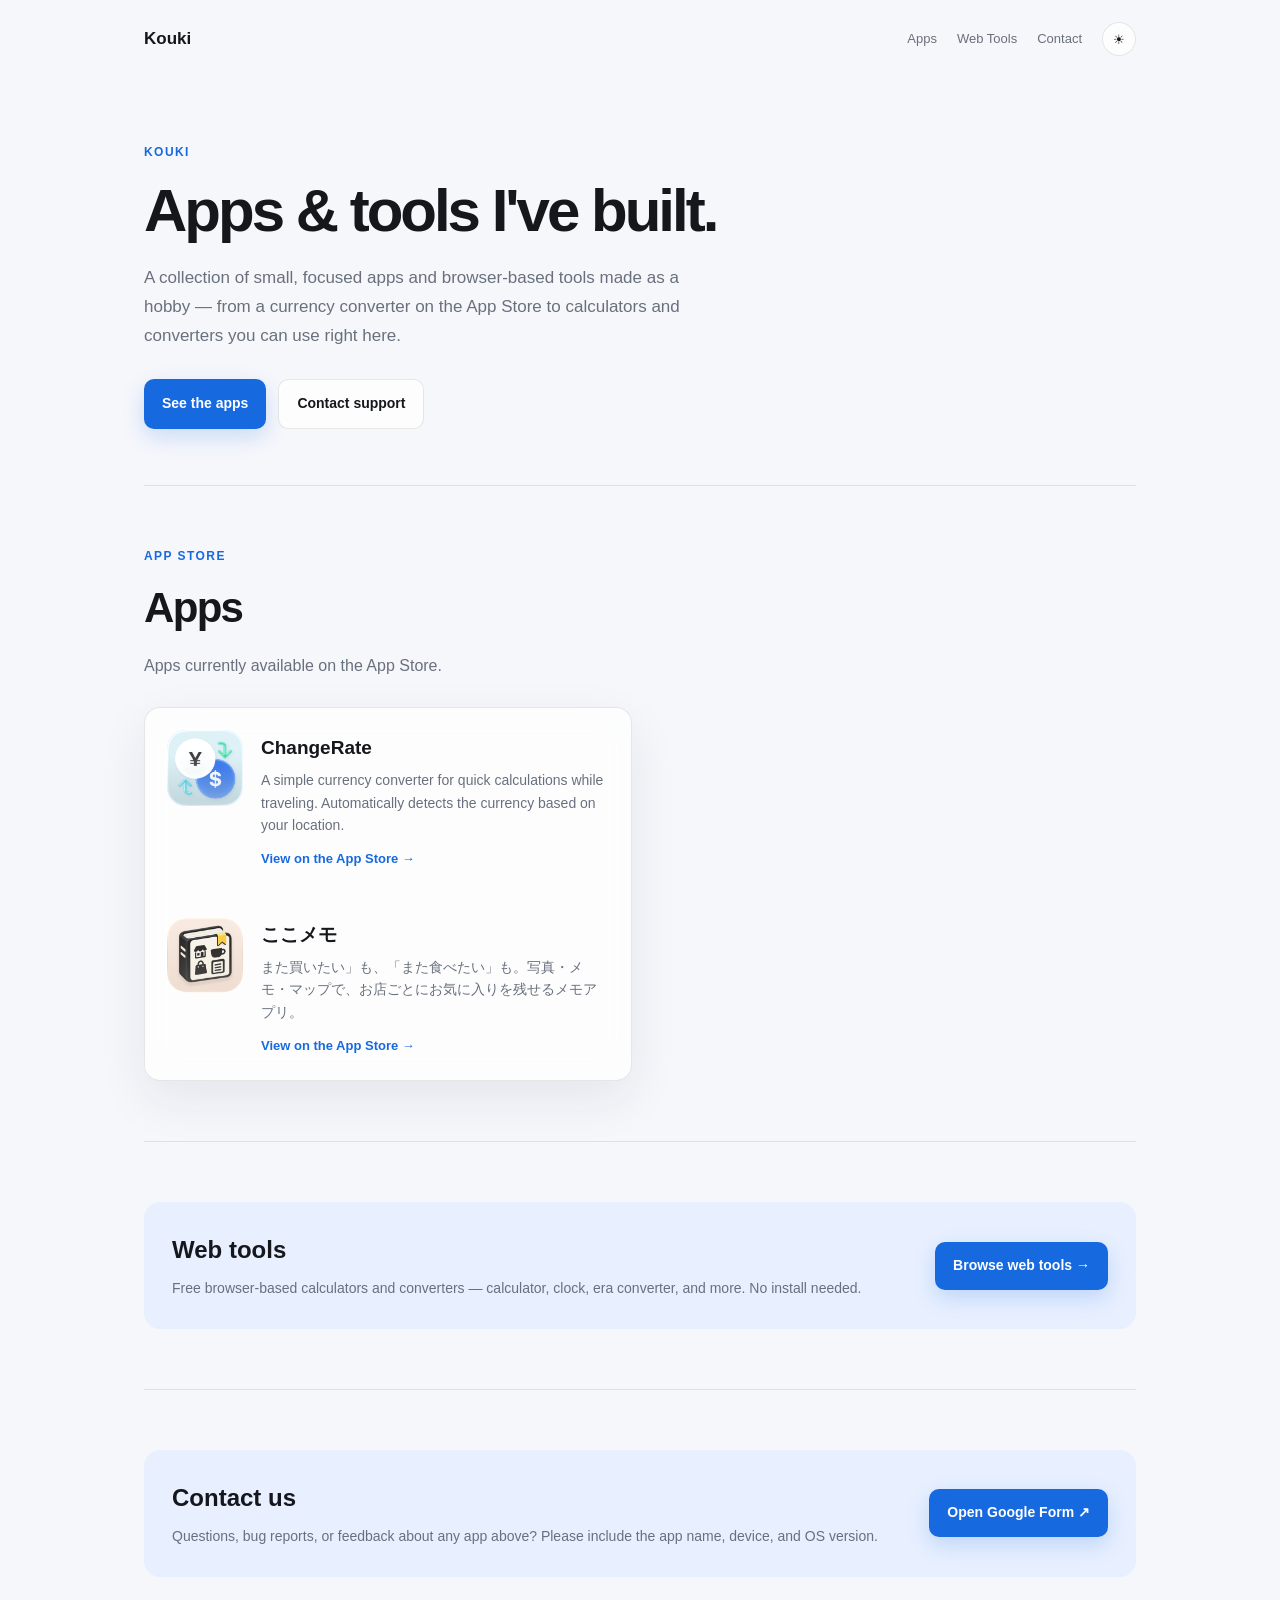
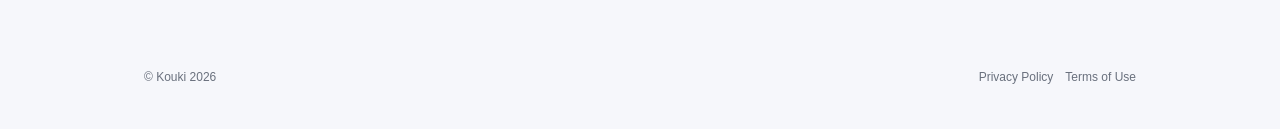
<file: index.html>
<!DOCTYPE html>
<html lang="en" data-theme="light">
<head>
  <meta charset="UTF-8" />
  <meta name="viewport" content="width=device-width, initial-scale=1.0" />
  <meta name="description" content="Apps and web tools made by Kouki." />
  <title>Kouki | Apps</title>
  <link rel="icon" href="icns/fav.svg" />
  <style>
    :root {
      --font: -apple-system, BlinkMacSystemFont, "SF Pro Display", "Hiragino Sans", "Helvetica Neue", sans-serif;
      --bg: #f6f7fb;
      --surface: rgba(255, 255, 255, .78);
      --surface-strong: #fff;
      --text: #15171c;
      --muted: #69707d;
      --line: rgba(21, 23, 28, .1);
      --accent: #1769e0;
      --accent-soft: #e8f0ff;
      --shadow: 0 18px 50px rgba(23, 38, 68, .08);
    }

    [data-theme="dark"] {
      --bg: #101216;
      --surface: rgba(29, 32, 39, .82);
      --surface-strong: #1d2027;
      --text: #f5f7fb;
      --muted: #a8afbc;
      --line: rgba(255, 255, 255, .12);
      --accent: #70a7ff;
      --accent-soft: rgba(112, 167, 255, .14);
      --shadow: 0 18px 50px rgba(0, 0, 0, .22);
    }

    *, *::before, *::after { box-sizing: border-box; }
    html { scroll-behavior: smooth; }
    body {
      margin: 0;
      background: var(--bg);
      color: var(--text);
      font-family: var(--font);
      line-height: 1.7;
      transition: background .3s, color .3s;
    }
    a { color: inherit; }
    .page { max-width: 1040px; margin: 0 auto; padding: 0 24px; }
    .topbar { display: flex; align-items: center; justify-content: space-between; padding: 22px 0; }
    .brand { font-size: 17px; font-weight: 700; text-decoration: none; }
    .topbar nav { display: flex; align-items: center; gap: 20px; }
    .topbar nav a { color: var(--muted); font-size: 13px; text-decoration: none; }
    .topbar nav a:hover { color: var(--accent); }
    .theme-button {
      width: 34px; height: 34px; border: 1px solid var(--line); border-radius: 50%;
      background: var(--surface); color: var(--text); cursor: pointer; display: grid; place-items: center;
    }
    [data-theme="light"] .moon, [data-theme="dark"] .sun { display: none; }
    .hero { padding: 64px 0 56px; max-width: 700px; }
    .eyebrow { color: var(--accent); font-size: 12px; font-weight: 700; letter-spacing: .12em; }
    h1 { margin: 16px 0 20px; font-size: clamp(36px, 6vw, 60px); line-height: 1.1; letter-spacing: -.05em; }
    .lead { max-width: 560px; margin: 0; color: var(--muted); font-size: 17px; }
    .hero-actions { display: flex; flex-wrap: wrap; gap: 12px; margin-top: 28px; }
    .button {
      display: inline-flex; align-items: center; gap: 8px; padding: 12px 18px;
      border-radius: 10px; font-size: 14px; font-weight: 700; text-decoration: none;
      transition: transform .2s, background .2s;
    }
    .button:hover { transform: translateY(-2px); }
    .button-primary { background: var(--accent); color: #fff; box-shadow: 0 8px 22px rgba(23, 105, 224, .2); }
    .button-secondary { border: 1px solid var(--line); background: var(--surface); }
    .section { padding: 60px 0; border-top: 1px solid var(--line); }
    .section-heading { margin-bottom: 28px; }
    .section-heading h2 { margin: 6px 0 8px; font-size: clamp(28px, 4vw, 42px); letter-spacing: -.04em; }
    .section-heading p { margin: 0; color: var(--muted); }
    .app-grid { display: grid; grid-template-columns: repeat(2, minmax(0, 1fr)); gap: 16px; }
    .app-card {
      display: grid; grid-template-columns: 76px 1fr; gap: 18px; padding: 22px;
      border: 1px solid var(--line); border-radius: 16px; background: var(--surface);
      box-shadow: var(--shadow); backdrop-filter: blur(18px);
    }
    .app-card.is-link { text-decoration: none; transition: transform .2s; }
    .app-card.is-link:hover { transform: translateY(-3px); }
    .app-card.is-disabled { opacity: .5; }
    .app-icon { width: 76px; height: 76px; border-radius: 18px; object-fit: cover; background: var(--accent-soft); padding: 10px; }
    .app-icon.is-photo { padding: 0; }
    .app-card h3 { margin: 2px 0 5px; font-size: 19px; }
    .app-card p { margin: 0; color: var(--muted); font-size: 14px; line-height: 1.6; }
    .store-link { display: inline-block; margin-top: 12px; color: var(--accent); font-size: 13px; font-weight: 700; text-decoration: none; }
    .contact-panel { display: grid; grid-template-columns: 1fr auto; align-items: center; gap: 28px; padding: 28px; border-radius: 16px; background: var(--accent-soft); }
    .contact-panel h2 { margin: 0 0 6px; font-size: 24px; }
    .contact-panel p { margin: 0; color: var(--muted); font-size: 14px; }
    footer { display: flex; justify-content: space-between; gap: 16px; padding: 30px 0 42px; color: var(--muted); font-size: 12px; }
    footer a { text-decoration: none; }
    @media (max-width: 680px) {
      .page { padding: 0 18px; }
      .topbar nav a { display: none; }
      .hero { padding: 48px 0 40px; }
      .lead { font-size: 16px; }
      .app-grid, .contact-panel { grid-template-columns: 1fr; }
      .contact-panel .button { justify-self: start; }
      footer { flex-direction: column; }
    }
  </style>
</head>
<body>
  <div class="page">
    <header class="topbar">
      <a class="brand" href="index.html">Kouki</a>
      <nav aria-label="Page navigation">
        <a href="#apps">Apps</a>
        <a href="tools.html">Web Tools</a>
        <a href="#contact">Contact</a>
        <button class="theme-button" id="themeButton" type="button" aria-label="Toggle theme">
          <span class="sun" aria-hidden="true">☀</span><span class="moon" aria-hidden="true">☾</span>
        </button>
      </nav>
    </header>

    <main>
      <section class="hero" aria-labelledby="page-title">
        <div class="eyebrow">KOUKI</div>
        <h1 id="page-title">Apps &amp; tools I've built.</h1>
        <p class="lead">A collection of small, focused apps and browser-based tools made as a hobby — from a currency converter on the App Store to calculators and converters you can use right here.</p>
        <div class="hero-actions">
          <a class="button button-primary" href="#apps">See the apps</a>
          <a class="button button-secondary" href="#contact">Contact support</a>
        </div>
      </section>

      <section class="section" id="apps" aria-labelledby="apps-title">
        <div class="section-heading">
          <div class="eyebrow">APP STORE</div>
          <h2 id="apps-title">Apps</h2>
          <p>Apps currently available on the App Store.</p>
        </div>
        <div class="app-grid">
          <article class="app-card">
            <img class="app-icon is-photo" src="icns/apps/eCR.png" alt="ChangeRate app icon" />
            <div>
              <h3>ChangeRate</h3>
              <p>A simple currency converter for quick calculations while traveling. Automatically detects the currency based on your location.</p>
              <a class="store-link" href="https://apps.apple.com/app/change-rate/id6810895173">View on the App Store →</a>
              <br>
              <br>
            </div>
            <img class="app-icon is-photo" src="icns/apps/ccm.png" alt="ChangeRate app icon" />
            <div>
              <h3>ここメモ</h3>
              <p>また買いたい」も、「また食べたい」も。写真・メモ・マップで、お店ごとにお気に入りを残せるメモアプリ。</p>
              <a class="store-link" href="https://apps.apple.com/app/%E3%81%93%E3%81%93%E3%83%A1%E3%83%A2-%E3%81%8A%E5%BA%97%E3%81%94%E3%81%A8%E3%81%AE%E3%81%8A%E6%B0%97%E3%81%AB%E5%85%A5%E3%82%8A%E3%82%92-%E5%BF%98%E3%82%8C%E3%81%AA%E3%81%84/id6813090017">View on the App Store →</a>
            </div>
          </article>
        </div>
      </section>

      <section class="section" id="tools" aria-labelledby="tools-title">
        <div class="contact-panel">
          <div>
            <h2 id="tools-title">Web tools</h2><p>Free browser-based calculators and converters — calculator, clock, era converter, and more. No install needed.</p></div>
            <a class="button button-primary" href="tools.html">Browse web tools →</a>
        </div>
      </section>

      <section class="section" id="contact" aria-labelledby="contact-title">
        <div class="contact-panel">
          <div><h2 id="contact-title">Contact us</h2><p>Questions, bug reports, or feedback about any app above? Please include the app name, device, and OS version.</p></div>
          <a class="button button-primary" href="https://forms.gle/d5uZeDyet4CxxyMRA" target="_blank" rel="noopener">Open Google Form ↗</a>
        </div>
      </section>

    </main>

    <footer><span>© Kouki 2026</span><span><a href="privacy.html">Privacy Policy</a>　<a href="#">Terms of Use</a></span></footer>
  </div>

  <script>
    const html = document.documentElement;
    const themeButton = document.getElementById('themeButton');
    const savedTheme = localStorage.getItem('theme');
    if (savedTheme) html.setAttribute('data-theme', savedTheme);
    themeButton.addEventListener('click', () => {
      const nextTheme = html.getAttribute('data-theme') === 'dark' ? 'light' : 'dark';
      html.setAttribute('data-theme', nextTheme);
      localStorage.setItem('theme', nextTheme);
    });
  </script>
</body>
</html>
</file>
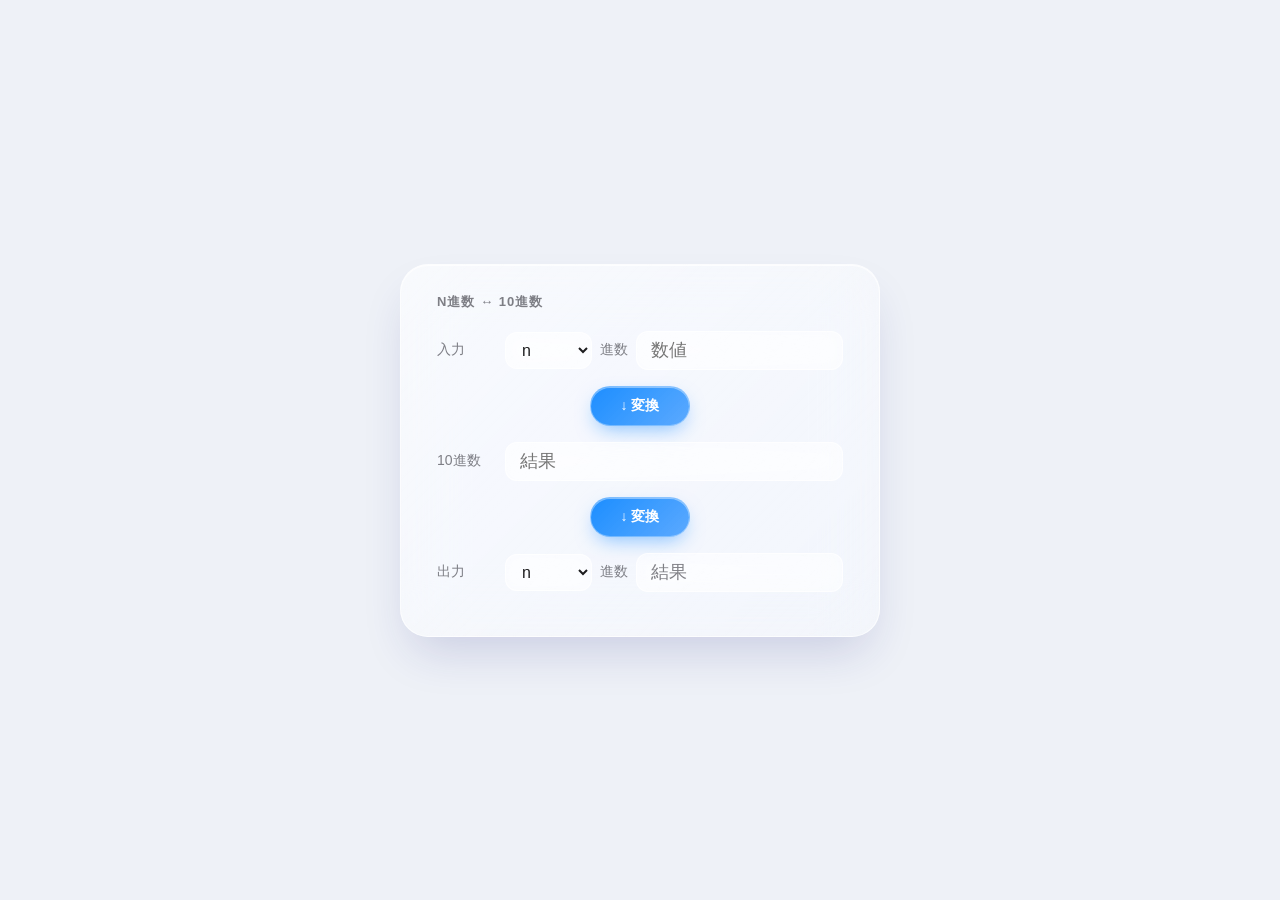
<file: baseconv/index.html>
<!DOCTYPE html>
<html>
    <head>
        <meta charset="UTF-8">
        <title>n進数変換機</title>
        <meta name="viewport" content="width=device-width, initial-scale=1.0">
        <link rel="icon" type="image/svg" href="../icns/nbc.svg">
        <link rel="stylesheet" href="style.css">
        <script type="text/javascript">
            function convert() {
                const base = insys.value === "Other" ? parseInt(cstsys.value) : parseInt(insys.value);
                cstsys.style.display = insys.value === "Other" ? "inline-block" : "none";
                result.value = parseInt(inputvalue.value, base);
            }
            function convert2() {
                const base = osys.value === "Other" ? parseInt(cstosys.value) : parseInt(osys.value);
                cstosys.style.display = osys.value === "Other" ? "inline-block" : "none";
                outvalue.value = Number(result.value).toString(base);
            }
        </script>
    </head>
    <body>
        <div class="card">
            <h5>n進数 ↔ 10進数</h5>

            <div class="section">
                <span class="section-label">入力</span>
                <select id="insys" onchange="convert()">
                    <option>n</option>
                    <option>2</option>
                    <option>8</option>
                    <option>16</option>
                    <option>Other</option>
                </select>
                <span style="font-size:14px;color:var(--text-secondary)">進数</span>
                <input type="text" id="cstsys" placeholder="2–36" style="display:none">
                <input type="text" id="inputvalue" placeholder="数値" oninput="convert()">
            </div>

            <div class="arrow-btn">
                <button onclick="convert()">↓ 変換</button>
            </div>

            <div class="mid-section">
                <span class="section-label">10進数</span>
                <input type="number" id="result" placeholder="結果">
            </div>

            <div class="arrow-btn">
                <button onclick="convert2()">↓ 変換</button>
            </div>

            <div class="section">
                <span class="section-label">出力</span>
                <select id="osys" onchange="convert2()">
                    <option>n</option>
                    <option>2</option>
                    <option>8</option>
                    <option>16</option>
                    <option>Other</option>
                </select>
                <span style="font-size:14px;color:var(--text-secondary)">進数</span>
                <input type="text" id="cstosys" placeholder="2–36" style="display:none">
                <input type="text" id="outvalue" placeholder="結果" disabled>
            </div>
        </div>
    </body>
</html>
</file>
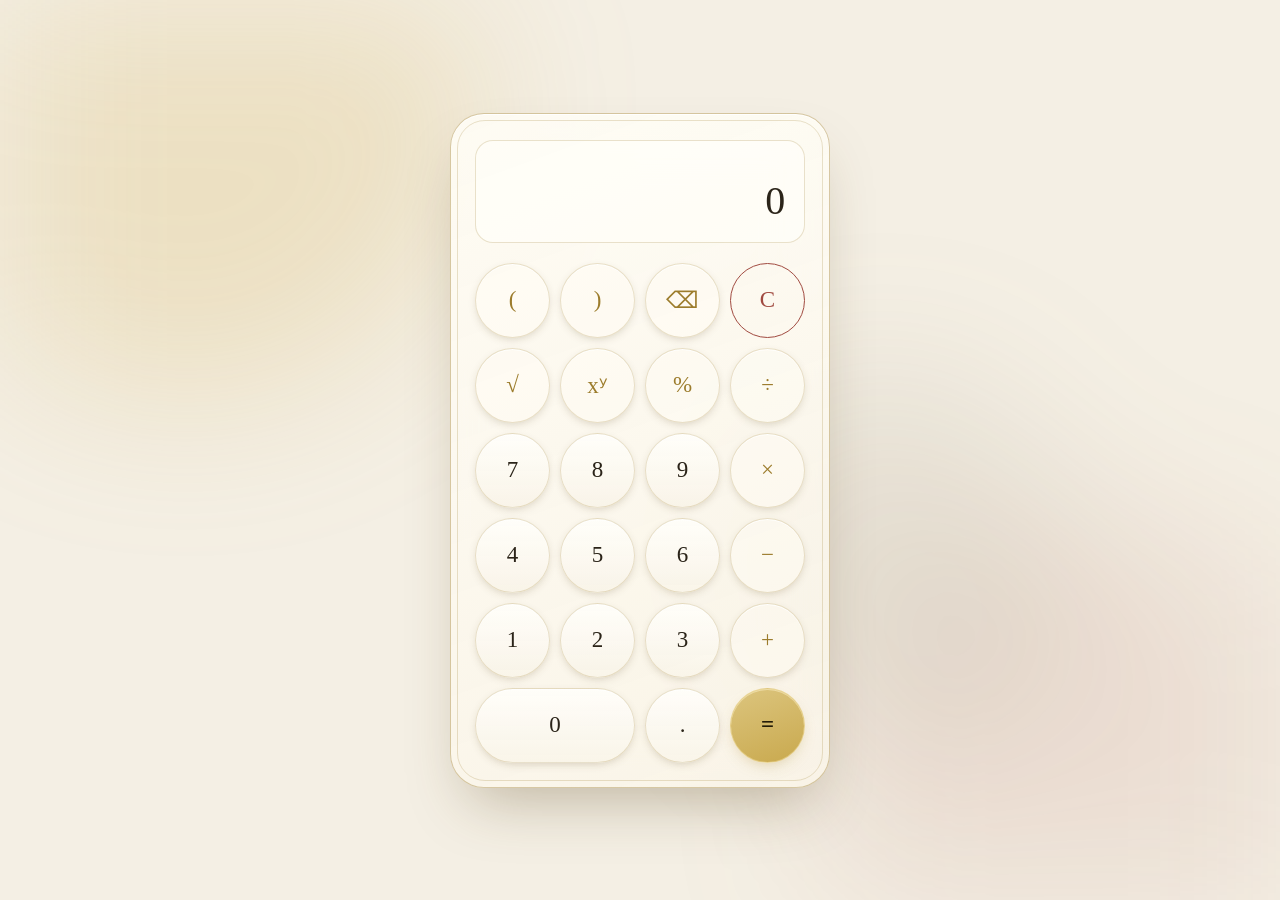
<file: calc/index.html>
<!DOCTYPE html>
<html lang="en">
 <head>
  <meta charset="UTF-8">
  <meta name="viewport" content="width=device-width, initial-scale=1.0, viewport-fit=cover">
  <meta name="theme-color" content="#f4efe4" media="(prefers-color-scheme: light)">
  <meta name="theme-color" content="#060507" media="(prefers-color-scheme: dark)">
  <title>Calculator</title>
  <link rel="icon" href="../icns/cal.svg">
  <link rel="stylesheet" href="style.css">
 </head>
 <body>
  <div class="bg" aria-hidden="true">
    <div class="blob blob-1"></div>
    <div class="blob blob-2"></div>
    <div class="blob blob-3"></div>
  </div>

  <main class="calculator" aria-label="Calculator">
    <div class="screen">
      <div class="expression" id="expression" aria-hidden="true">&nbsp;</div>
      <output class="display" id="display" aria-live="polite">0</output>
    </div>

    <div class="keys">
      <button type="button" class="key op"  data-insert="(">(</button>
      <button type="button" class="key op"  data-insert=")">)</button>
      <button type="button" class="key op"  data-action="backspace" aria-label="Backspace">⌫</button>
      <button type="button" class="key cl"  data-action="clear">C</button>

      <button type="button" class="key op"  data-action="sqrt">√</button>
      <button type="button" class="key op"  data-insert="^">xʸ</button>
      <button type="button" class="key op"  data-action="percent">%</button>
      <button type="button" class="key op"  data-insert="÷">÷</button>

      <button type="button" class="key num" data-insert="7">7</button>
      <button type="button" class="key num" data-insert="8">8</button>
      <button type="button" class="key num" data-insert="9">9</button>
      <button type="button" class="key op"  data-insert="×">×</button>

      <button type="button" class="key num" data-insert="4">4</button>
      <button type="button" class="key num" data-insert="5">5</button>
      <button type="button" class="key num" data-insert="6">6</button>
      <button type="button" class="key op"  data-insert="-">−</button>

      <button type="button" class="key num" data-insert="1">1</button>
      <button type="button" class="key num" data-insert="2">2</button>
      <button type="button" class="key num" data-insert="3">3</button>
      <button type="button" class="key op"  data-insert="+">+</button>

      <button type="button" class="key num zero" data-insert="0">0</button>
      <button type="button" class="key num" data-insert=".">.</button>
      <button type="button" class="key eq"  data-action="equals">=</button>
    </div>
  </main>

  <script src="script.js"></script>
 </body>
</html>
</file>
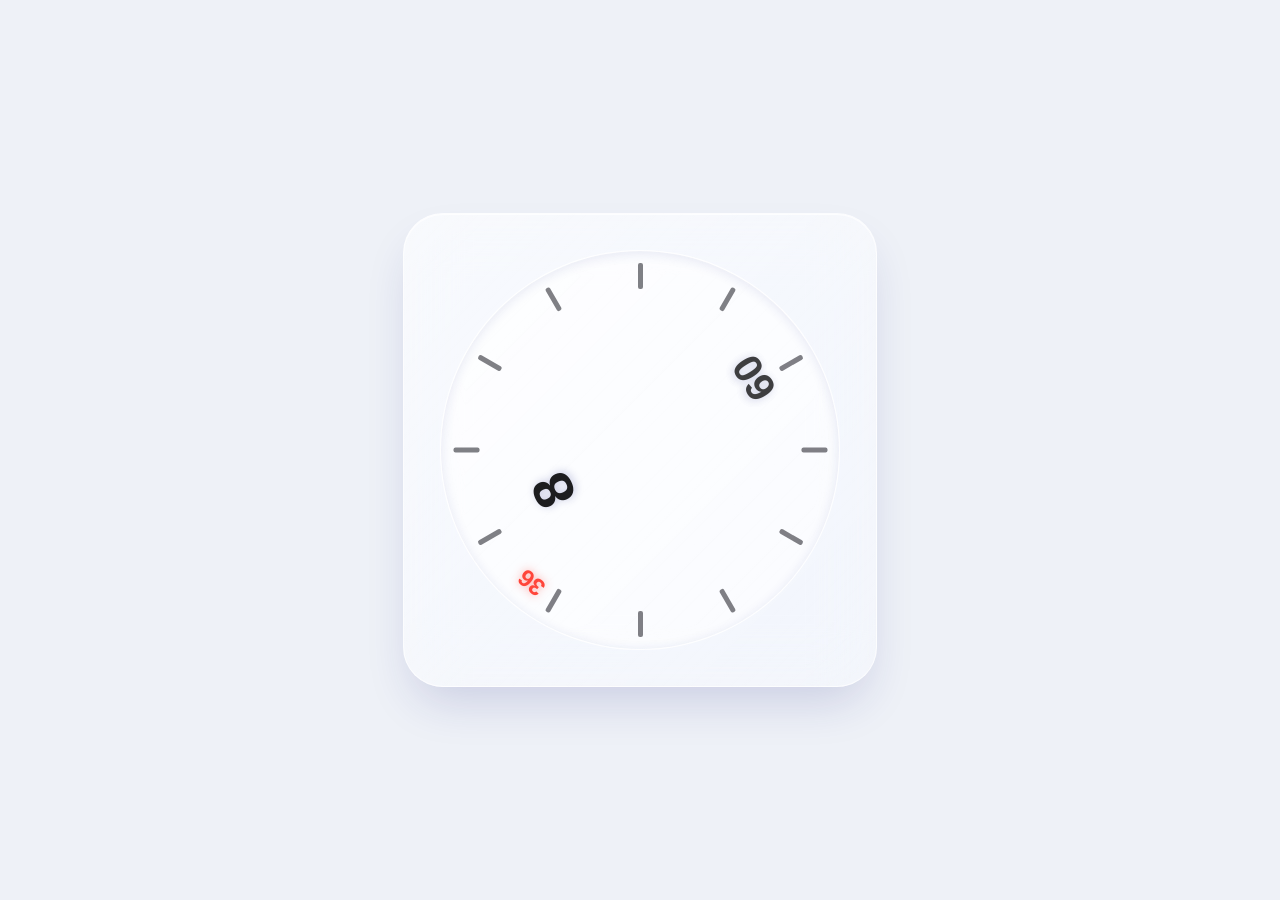
<file: clock/index.html>
<!DOCTYPE html>
<html lang="ja">
<head>
    <meta charset="UTF-8">
    <meta name="viewport" content="width=device-width, initial-scale=1.0">
    <link rel="icon" href="../icns/clc.svg">
    <link rel="stylesheet" href="style.css">
    <script src="script.js" defer></script>
    <title>とけい</title>
</head>
<body>
    <div class="clock-card">
        <div class="c-clock">
            <div class="c-clock__ticks"></div>
            <span class="c-clock__hour"><span class="c-clock__num"></span></span> <!-- 時（数字が針の代わり） -->
            <span class="c-clock__min"><span class="c-clock__num"></span></span> <!-- 分 -->
            <span class="c-clock__sec"><span class="c-clock__num"></span></span> <!-- 秒 -->
        </div>
    </div>
</body>
</html>
</file>
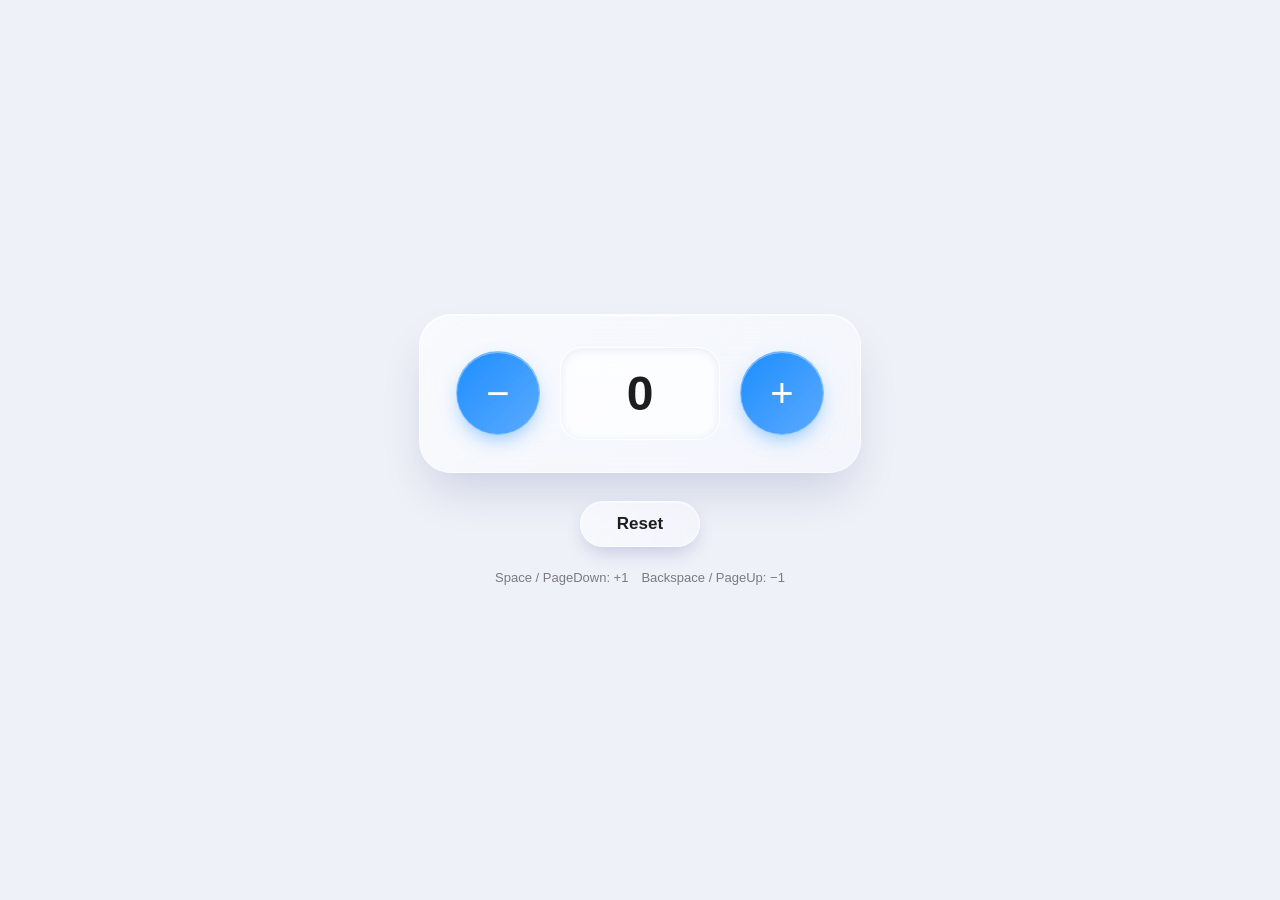
<file: counter/index.html>
<!DOCTYPE html>
<html lang="ja">
<head>
    <meta charset="UTF-8">
    <meta name="viewport" content="width=device-width, initial-scale=1.0">
    <title>Counter</title>
    <link rel="stylesheet" href="style.css">
    <link rel="icon" type="img/svg" href="../icns/cnt.svg">
</head>
<body>
    <div class="container">
        <div class="counter">
            <button id="decrement-btn">−</button>
            <div id="counter-value">0</div>
            <button id="increment-btn">+</button>
        </div>
        <button id="reset">Reset</button>
        <p class="hint">Space / PageDown: +1　Backspace / PageUp: −1</p>
    </div>
    <script src="counter.js"></script>
    <script>
        // Add event listener for space key press
        document.addEventListener('keydown', function (event) {
            if (event.key === ' ') { // Check if space key is pressed
                counter++; // Increment the counter
                counterValue.textContent = counter; // Update the display
            }
            if (event.key === 'Backspace'){
                counter--;
                counterValue.textContent = counter;
            }
            if (event.key === 'PageDown') { // Check if space key is pressed
                counter++; // Increment the counter
                counterValue.textContent = counter; // Update the display
            }
            if (event.key === 'PageUp'){
                counter--;
                counterValue.textContent = counter;
            }
        });
    </script>
</body>
</html>
</file>
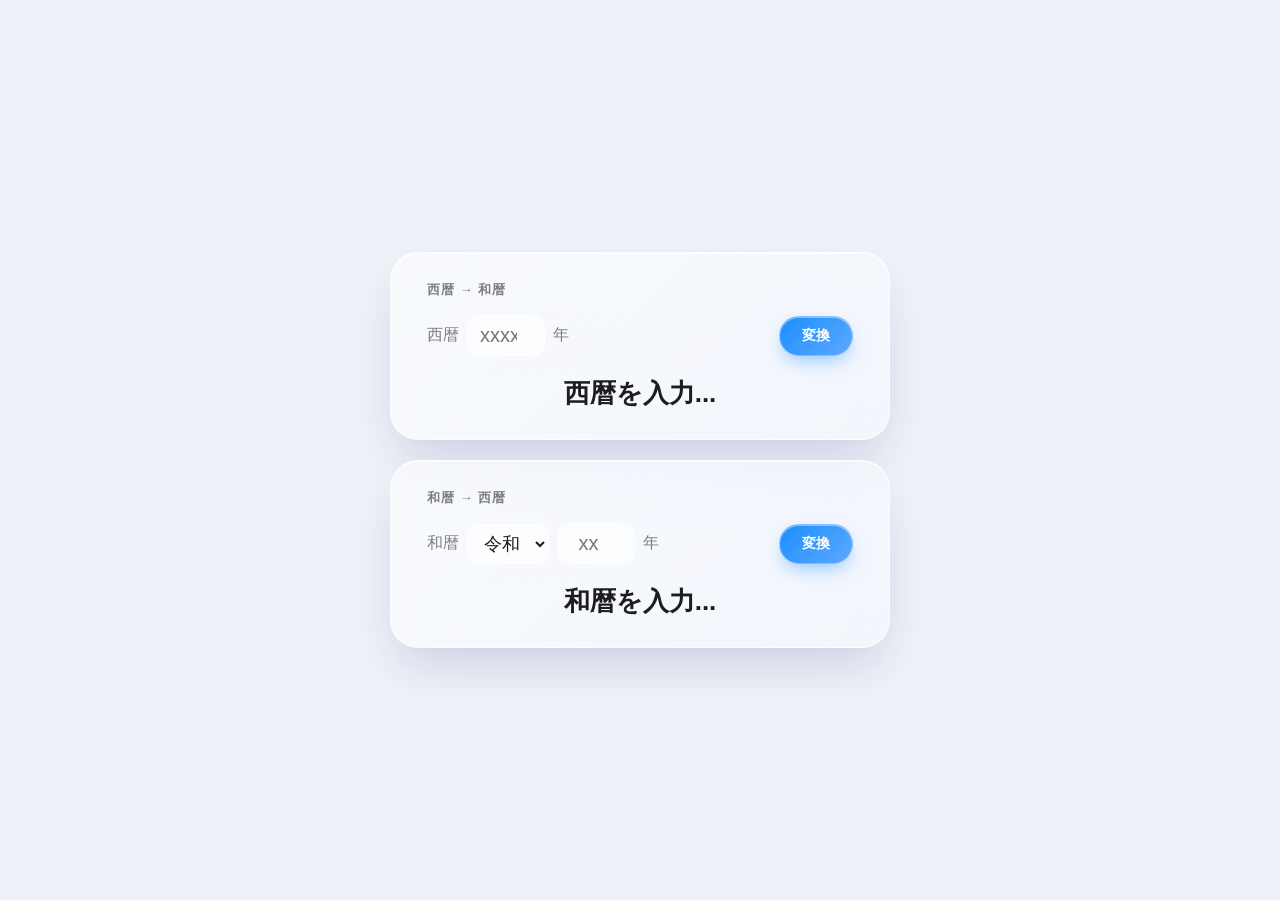
<file: nengou/index.html>
<!DOCTYPE html>
<head>
    <meta charset="UTF-8">
    <meta name="viewport" content="width=device-width, initial-scale=1.0">
    <link rel="icon" type="image/svg" href="../icns/nengo.svg">
    <link rel="stylesheet" href="style.css">
    <title>年号変換機</title>
</head>
<body>
    <div class="w2j">
        <p>西暦 → 和暦</p>
        <div class="input-row">
            <label for="yearInput">西暦</label>
            <input type="number" id="yearInput" min="1868" max="2100" placeholder="xxxx">
            <label>年</label>
            <button onclick="w2jconvert()">変換</button>
        </div>
        <label id="result">西暦を入力...</label>
        <script>
            const inputWS = document.getElementById('yearInput');
            inputWS.addEventListener('keyup', function(event) {
                if (event.key === 'Enter') { w2jconvert(); }
            });
        </script>
    </div>

    <div class="divider"></div>

    <div class="j2w">
        <p>和暦 → 西暦</p>
        <div class="input-row">
            <label for="jpyearIn">和暦</label>
            <select id="eraInput">
                <option value="R">令和</option>
                <option value="H">平成</option>
                <option value="S">昭和</option>
                <option value="T">大正</option>
                <option value="M">明治</option>
            </select>
            <input type="number" id="jpyearIn" min="1" max="100" placeholder="xx">
            <label>年</label>
            <button onclick="j2wconvert()">変換</button>
        </div>
        <label id="wresult">和暦を入力...</label>
        <script>
            const inputJP = document.getElementById('jpyearIn');
            inputJP.addEventListener('keyup', function(event) {
                if (event.key === 'Enter') { j2wconvert(); }
            });
        </script>
    </div>

    <script src="script.js"></script>
</body>
</file>
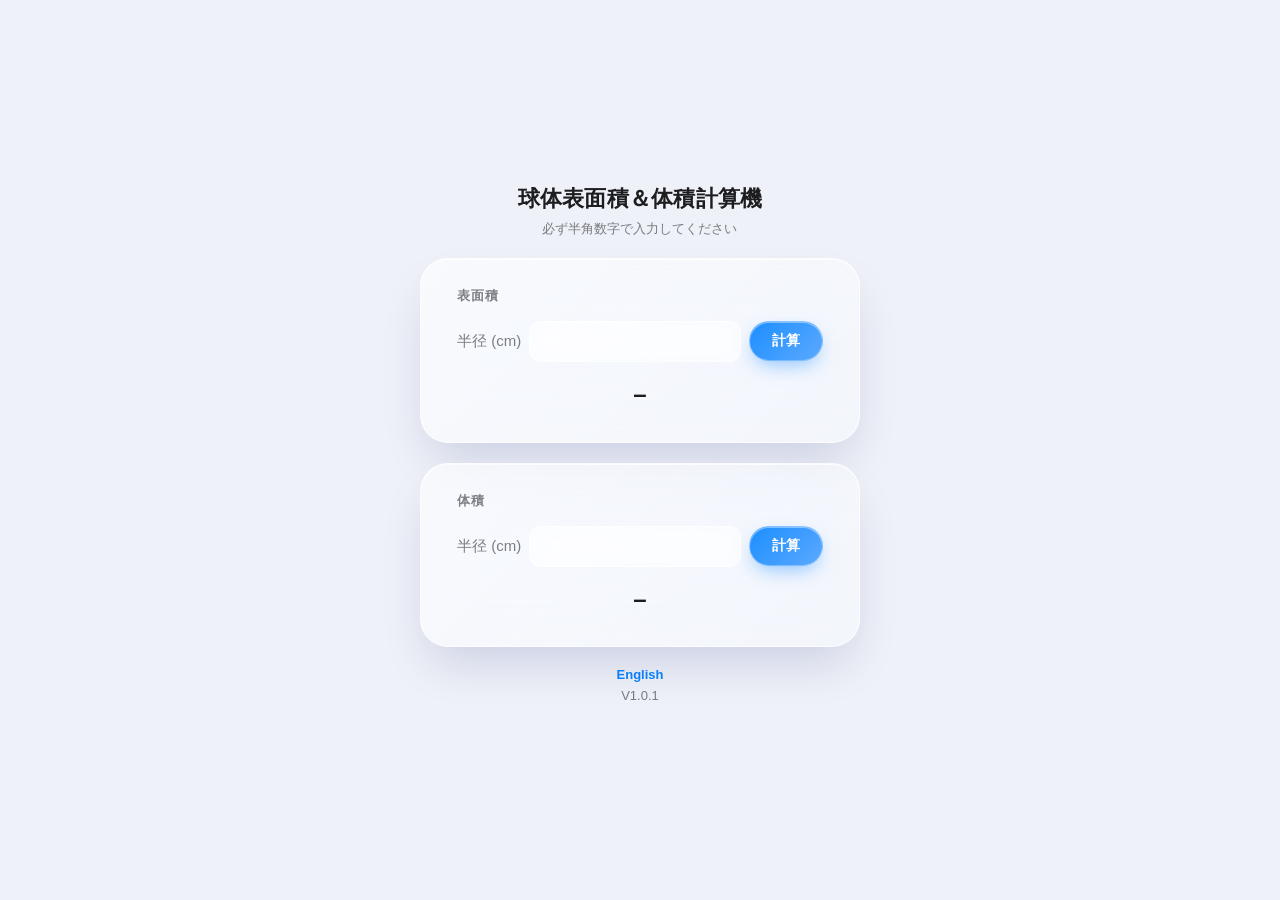
<file: sphere/index.html>
<!DOCTYPE html>
<html lang="ja">
  <head>
    <meta charset="utf-8">
    <title>球体表面積&体積計算機</title>
    <meta name="viewport" content="width=device-width, initial-scale=1.0">
    <link rel="stylesheet" href="style.css">
    <link rel="icon" href="../icns/pi.svg">
    <script type="text/javascript">
      function keisan() {
        input.ans.value = (4 * Math.pow(input.hankei.value, 2)) + " πcm2";
      }
      function keisan2() {
        input2.ans2.value = (4 * Math.pow(input2.hankei2.value, 3) / 3) + " πcm3";
      }
    </script>
  </head>
  <body>
    <header>
      <h1>球体表面積＆体積計算機</h1>
      <p>必ず半角数字で入力してください</p>
    </header>

    <div class="card">
      <h2>表面積</h2>
      <form method="get" name="input">
        <div class="input-row">
          <label for="hankei">半径 (cm)</label>
          <input type="number" id="hankei" name="x">
          <input type="button" name="button" class="btn" onclick="keisan()" value="計算">
        </div>
        <output id="ans" name="answer">–</output>
      </form>
    </div>

    <div class="card">
      <h2>体積</h2>
      <form method="get" name="input2">
        <div class="input-row">
          <label for="hankei2">半径 (cm)</label>
          <input type="number" id="hankei2" name="x2">
          <input type="button" name="button" class="btn" onclick="keisan2()" value="計算">
        </div>
        <output id="ans2" name="answer2">–</output>
      </form>
    </div>

    <footer>
      <a href="index-en.html">English</a>
      <p class="version">V1.0.1</p>
    </footer>
  </body>
</html>
</file>
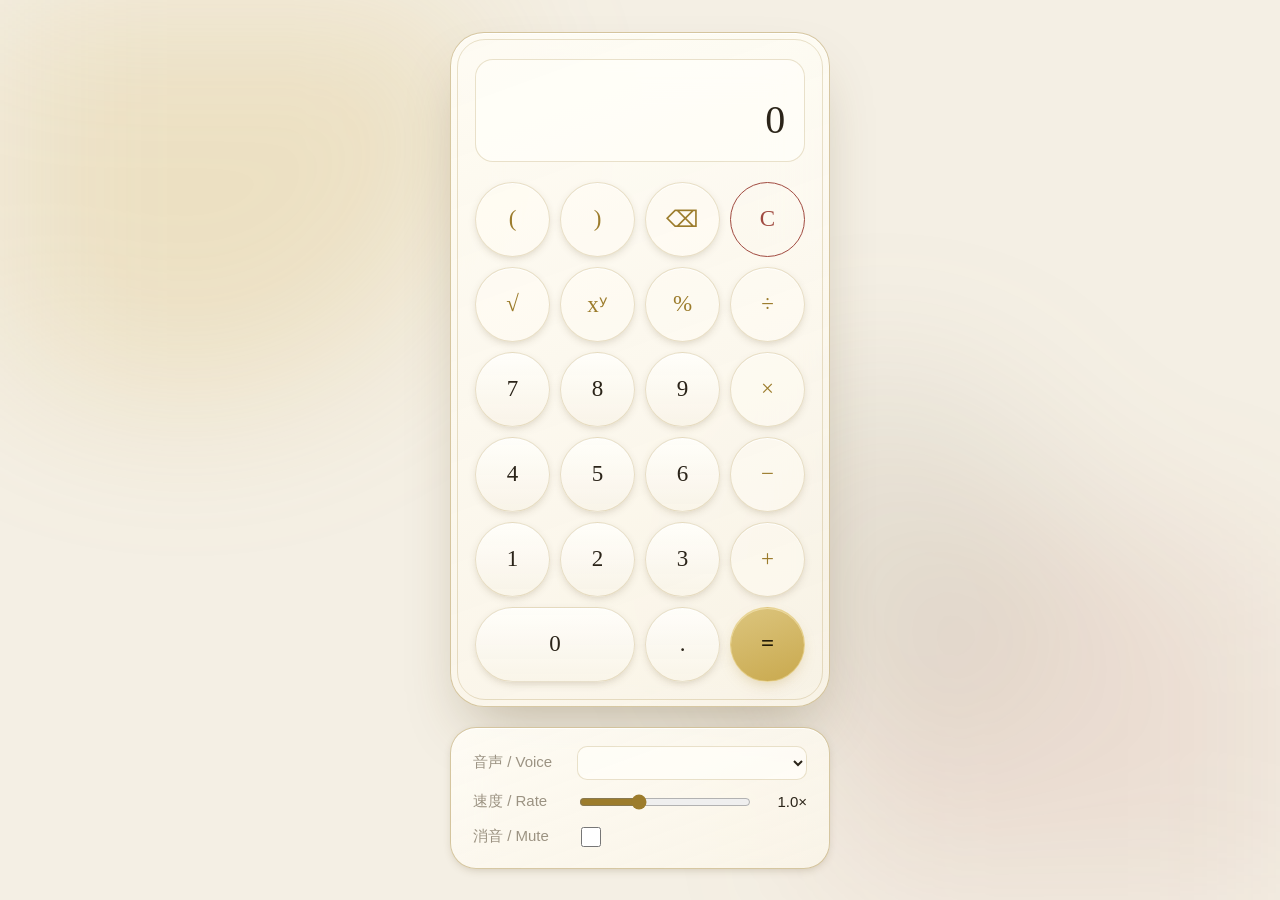
<file: talkingcalc/index.html>
<!DOCTYPE html>
<html lang="ja">
<head>
    <meta charset="UTF-8">
    <meta name="viewport" content="width=device-width, initial-scale=1.0, viewport-fit=cover">
    <meta name="theme-color" content="#f4efe4" media="(prefers-color-scheme: light)">
    <meta name="theme-color" content="#060507" media="(prefers-color-scheme: dark)">
    <meta name="description" content="しゃべる電卓です。多言語対応(ブラウザに依存します)">
    <title>Talking Calculator</title>
    <link rel="icon" href="../icns/tkcal.svg">
    <link rel="stylesheet" href="style.css">
</head>
<body>
    <div class="bg" aria-hidden="true">
        <div class="blob blob-1"></div>
        <div class="blob blob-2"></div>
        <div class="blob blob-3"></div>
    </div>

    <main class="calculator" aria-label="Talking Calculator">
        <div class="screen">
            <div class="expression" id="expression" aria-hidden="true">&nbsp;</div>
            <output class="display" id="display" aria-live="polite">0</output>
        </div>

        <div class="keys">
            <button type="button" class="key op"  data-insert="(">(</button>
            <button type="button" class="key op"  data-insert=")">)</button>
            <button type="button" class="key op"  data-action="backspace" aria-label="Backspace">⌫</button>
            <button type="button" class="key cl"  data-action="clear">C</button>

            <button type="button" class="key op"  data-action="sqrt">√</button>
            <button type="button" class="key op"  data-insert="^">xʸ</button>
            <button type="button" class="key op"  data-action="percent">%</button>
            <button type="button" class="key op"  data-insert="÷">÷</button>

            <button type="button" class="key num" data-insert="7">7</button>
            <button type="button" class="key num" data-insert="8">8</button>
            <button type="button" class="key num" data-insert="9">9</button>
            <button type="button" class="key op"  data-insert="×">×</button>

            <button type="button" class="key num" data-insert="4">4</button>
            <button type="button" class="key num" data-insert="5">5</button>
            <button type="button" class="key num" data-insert="6">6</button>
            <button type="button" class="key op"  data-insert="-">−</button>

            <button type="button" class="key num" data-insert="1">1</button>
            <button type="button" class="key num" data-insert="2">2</button>
            <button type="button" class="key num" data-insert="3">3</button>
            <button type="button" class="key op"  data-insert="+">+</button>

            <button type="button" class="key num zero" data-insert="0">0</button>
            <button type="button" class="key num" data-insert=".">.</button>
            <button type="button" class="key eq"  data-action="equals">=</button>
        </div>
    </main>

    <section class="settings" aria-label="Voice settings">
        <p class="settings-note" id="speech-support-msg" hidden>
            お使いのブラウザは音声合成に対応していません。 / Your browser does not support speech synthesis.
        </p>
        <div class="setting-row">
            <label for="voice-names">音声 / Voice</label>
            <select id="voice-names"></select>
        </div>
        <div class="setting-row">
            <label for="rate">速度 / Rate</label>
            <input id="rate" type="range" min="0.5" max="2" step="0.1" value="1" class="range">
            <span class="rate-value" id="rate-value">1.0×</span>
        </div>
        <div class="setting-row">
            <label for="mute">消音 / Mute</label>
            <input id="mute" type="checkbox">
        </div>
    </section>

    <script src="script.js"></script>
</body>
</html>
</file>
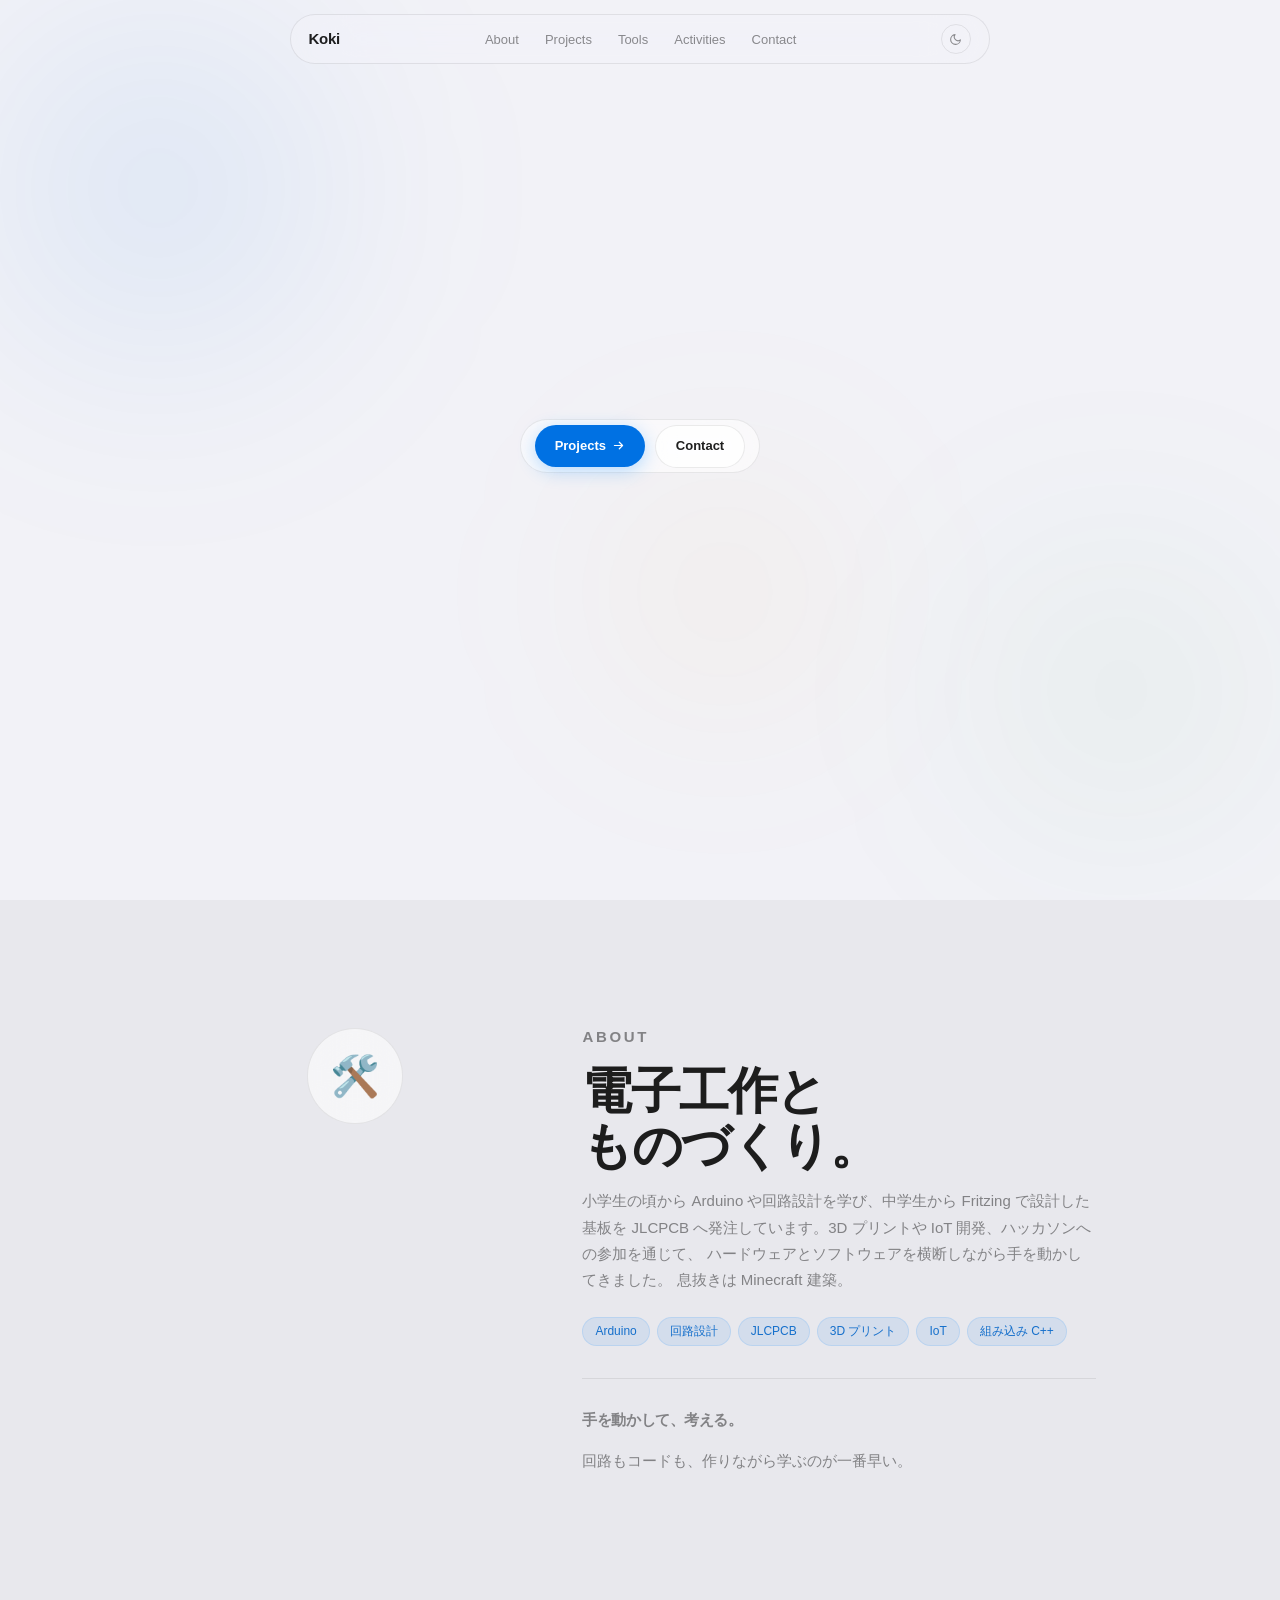
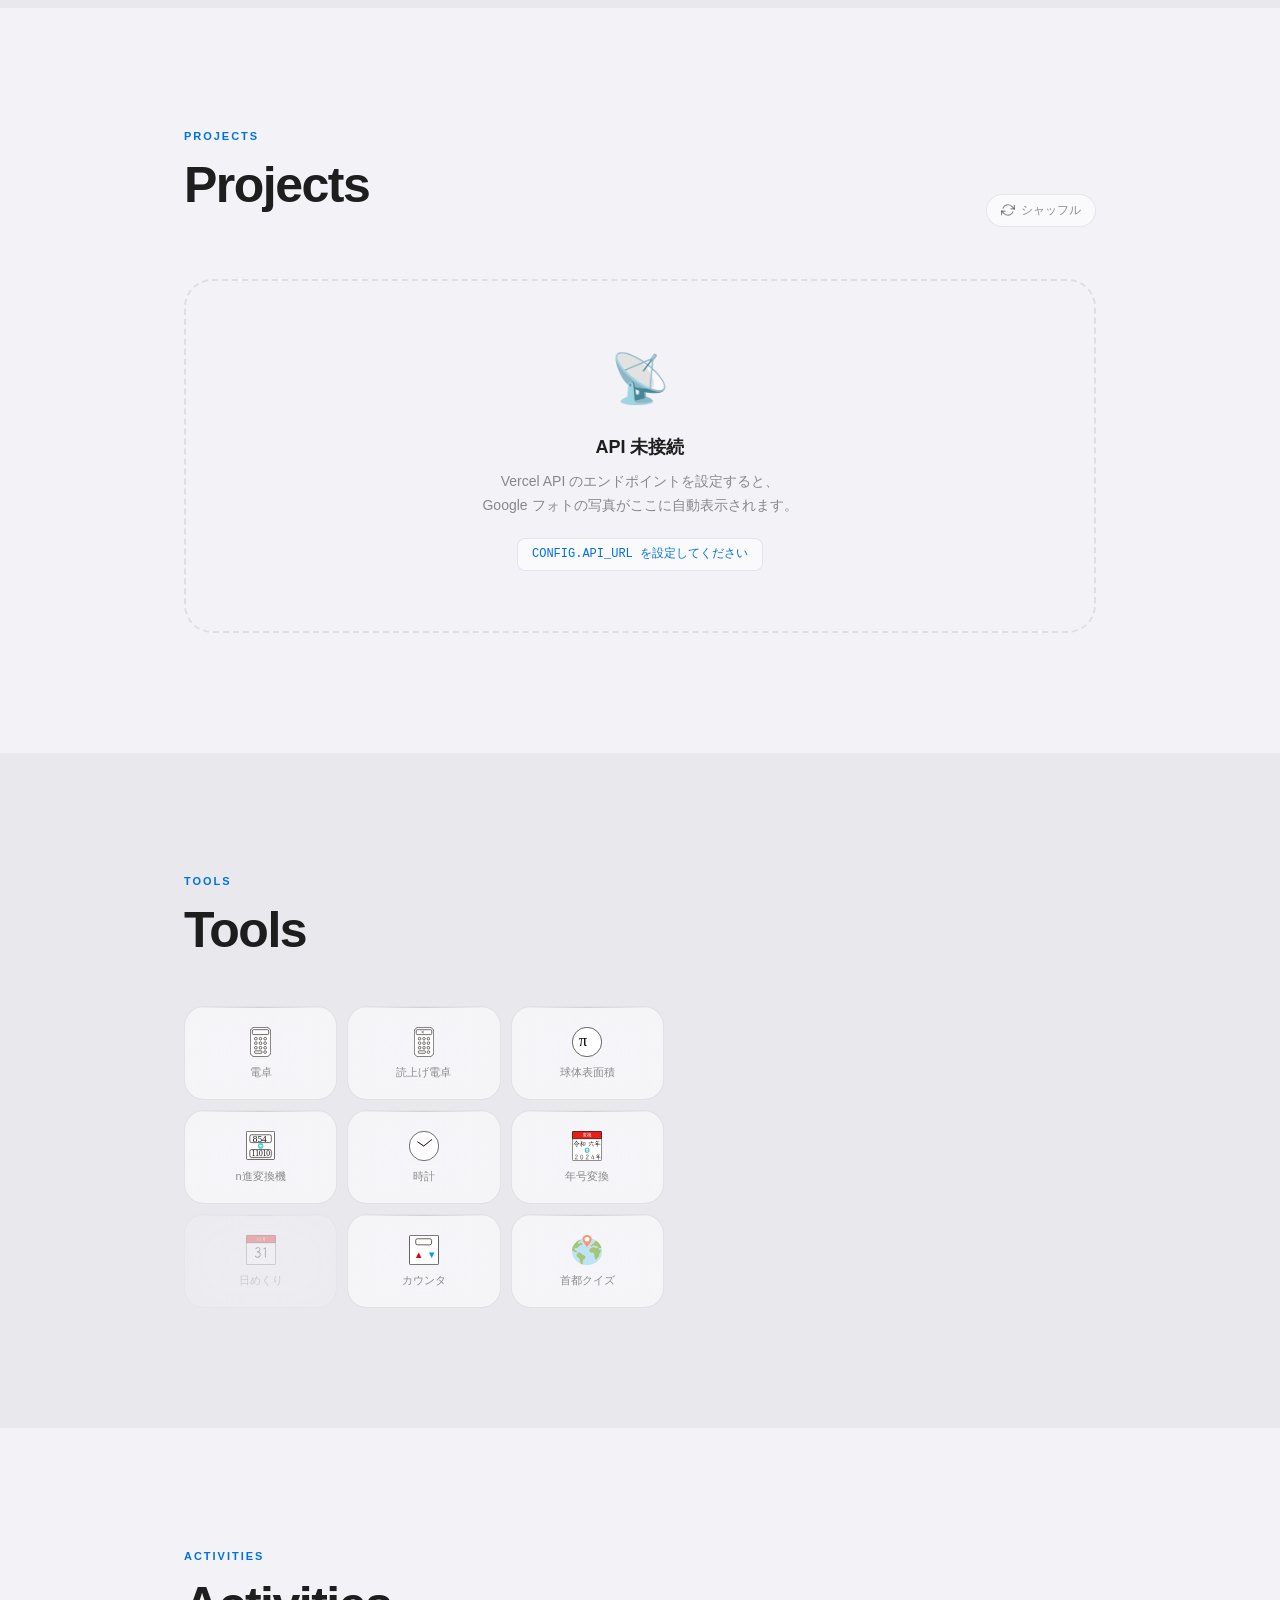
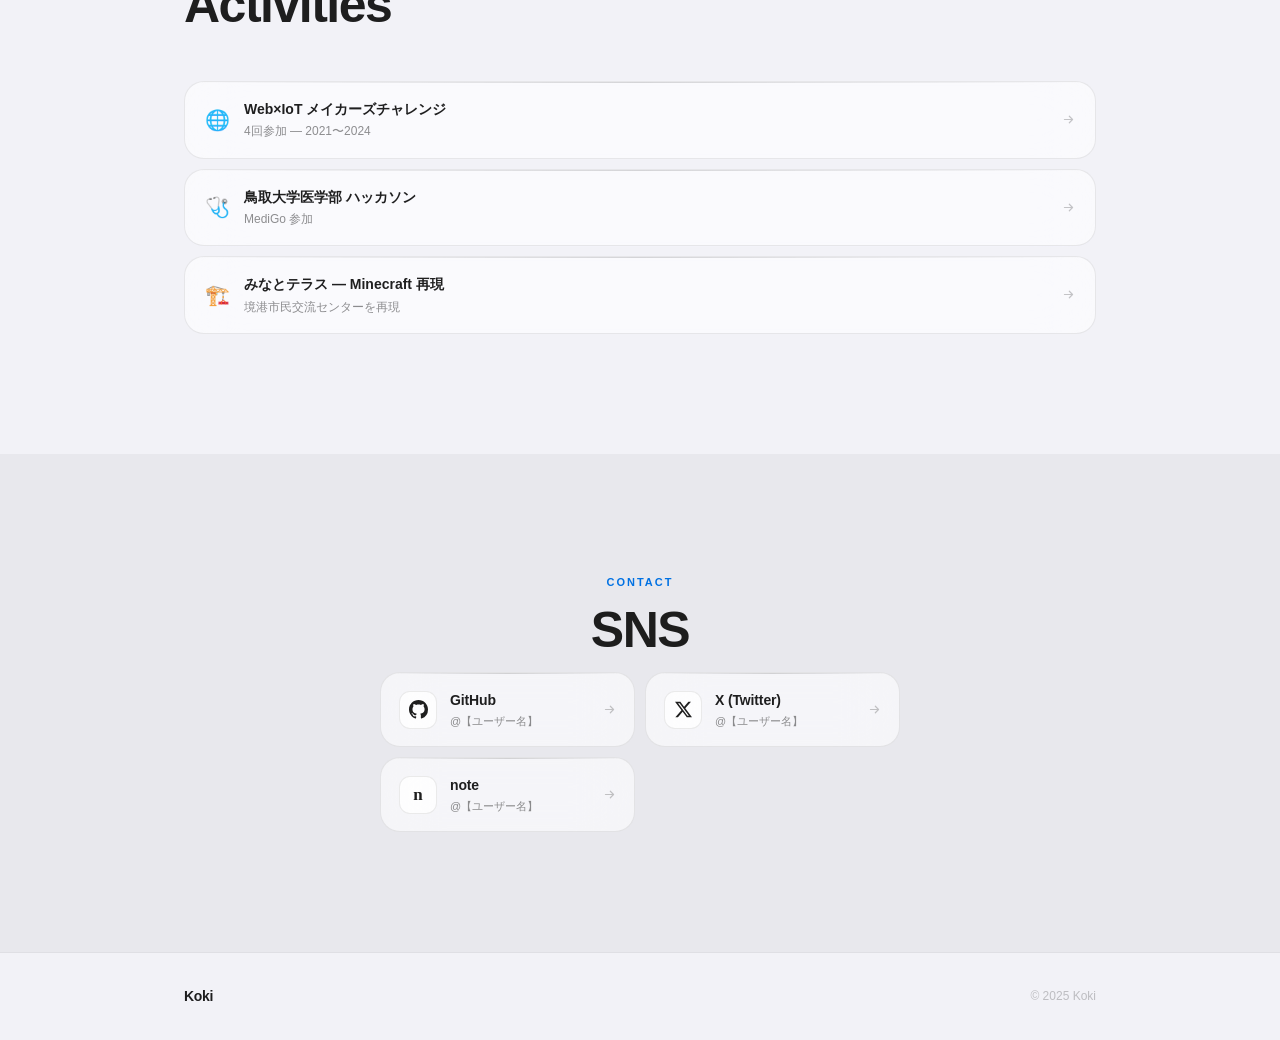
<file: index-beta.html>
<!DOCTYPE html>
<html lang="ja" data-theme="dark">
<head>
  <meta charset="UTF-8" />
  <meta name="viewport" content="width=device-width, initial-scale=1.0" />
  <!-- ✏️ EDIT: タイトル -->
  <title>Koki — Student Creator</title>
  <link rel="stylesheet" href="./style.css">
</head>
<body>

  <!-- =====================================================
      NAVIGATION
  ===================================================== -->
  <nav>
    <div class="nav-inner">
      <!-- ✏️ EDIT: ロゴ -->
      <a href="#hero" class="nav-logo">Koki</a>
      <ul class="nav-links">
        <li><a href="#about">About</a></li>
        <li><a href="#projects">Projects</a></li>
        <li><a href="#tools">Tools</a></li>
        <li><a href="#activities">Activities</a></li>
        <li><a href="#contact">Contact</a></li>
      </ul>
      <button class="toggle-btn" id="themeBtn" aria-label="テーマ切替">
        <svg class="icon-sun" width="14" height="14" viewBox="0 0 24 24" fill="none"
             stroke="currentColor" stroke-width="2" stroke-linecap="round" stroke-linejoin="round">
          <circle cx="12" cy="12" r="5"/>
          <line x1="12" y1="1" x2="12" y2="3"/><line x1="12" y1="21" x2="12" y2="23"/>
          <line x1="4.22" y1="4.22" x2="5.64" y2="5.64"/>
          <line x1="18.36" y1="18.36" x2="19.78" y2="19.78"/>
          <line x1="1" y1="12" x2="3" y2="12"/><line x1="21" y1="12" x2="23" y2="12"/>
          <line x1="4.22" y1="19.78" x2="5.64" y2="18.36"/>
          <line x1="18.36" y1="5.64" x2="19.78" y2="4.22"/>
        </svg>
        <svg class="icon-moon" width="13" height="13" viewBox="0 0 24 24" fill="none"
             stroke="currentColor" stroke-width="2" stroke-linecap="round" stroke-linejoin="round">
          <path d="M21 12.79A9 9 0 1111.21 3 7 7 0 0021 12.79z"/>
        </svg>
      </button>
    </div>
  </nav>


  <!-- =====================================================
       HERO
  ===================================================== -->
  <section id="hero">
    <div class="mesh">
      <div class="blob"></div>
      <div class="blob"></div>
      <div class="blob"></div>
    </div>
    <div class="hero-inner">
      <div class="hero-badge glass reveal">

      <div class="hero-btns reveal d3">
        <a href="#projects" class="btn btn-fill">
          Projects
          <svg width="13" height="13" fill="none" viewBox="0 0 16 16">
            <path d="M3 8h10M9 4l4 4-4 4" stroke="currentColor" stroke-width="1.5"
                  stroke-linecap="round" stroke-linejoin="round"/>
          </svg>
        </a>
        <a href="#contact" class="btn btn-outline">Contact</a>
      </div>
    </div>
  </section>


  <!-- =====================================================
       ABOUT + PHILOSOPHY
  ===================================================== -->
  <section id="about" class="section">
    <div class="wrap">
      <div class="about-grid">

        <!-- Avatar — 丸いアイコンのみ -->
        <div class="reveal" style="display:flex; align-items:flex-start; justify-content:center; padding-top:8px;">
          <div class="av-circle">
            <!--
              ✏️ EDIT: 画像を使う場合は絵文字を削除し
              <img src="photo.jpg" alt="Koki"> に差し替え
            -->
            <span>🛠️</span>
          </div>
        </div>

        <!-- Text + Philosophy -->
        <div class="about-body">
          <p class="eyebrow reveal">About</p>
          <h2 class="ttl reveal d1">電子工作と<br>ものづくり。</h2>
          <p class="reveal d2">
            小学生の頃から Arduino や回路設計を学び、中学生から Fritzing で設計した基板を
            JLCPCB へ発注しています。3D プリントや IoT 開発、ハッカソンへの参加を通じて、
            ハードウェアとソフトウェアを横断しながら手を動かしてきました。
            息抜きは Minecraft 建築。
          </p>
          <div class="tags reveal d3">
            <span class="tag">Arduino</span>
            <span class="tag">回路設計</span>
            <span class="tag">JLCPCB</span>
            <span class="tag">3D プリント</span>
            <span class="tag">IoT</span>
            <span class="tag">組み込み C++</span>
          </div>

          <!-- Philosophy — inline, no separate section -->
          <div class="philosophy reveal d4">
            <p class="philosophy-quote">手を動かして、考える。</p>
            <p class="philosophy-sub">回路もコードも、作りながら学ぶのが一番早い。</p>
          </div>
        </div>

      </div>
    </div>
  </section>


  <!-- =====================================================
       PROJECTS  （枠のみ — 自分で入力）
  ===================================================== -->
  <section id="projects" class="section">
    <div class="wrap">
      <div class="proj-header">
        <div>
          <p class="eyebrow reveal">Projects</p>
          <h2 class="ttl reveal d1">Projects</h2>
        </div>
        <button class="refresh-btn reveal d2" id="refreshBtn" title="別の写真を表示">
          <svg width="14" height="14" fill="none" viewBox="0 0 24 24" stroke="currentColor" stroke-width="2" stroke-linecap="round" stroke-linejoin="round">
            <polyline points="23 4 23 10 17 10"/><polyline points="1 20 1 14 7 14"/>
            <path d="M3.51 9a9 9 0 0114.85-3.36L23 10M1 14l4.64 4.36A9 9 0 0020.49 15"/>
          </svg>
          シャッフル
        </button>
      </div>

      <!-- ローディング中のスケルトン & 動的カードがここに生成される -->
      <div class="proj-grid" id="projGrid">
        <!-- JavaScriptが自動生成します -->
      </div>

      <!-- API未接続時のフォールバック（非表示） -->
      <div class="proj-fallback" id="projFallback" style="display:none;">
        <div class="fallback-icon">📡</div>
        <p class="fallback-title">API 未接続</p>
        <p class="fallback-sub">
          Vercel API のエンドポイントを設定すると、<br>
          Google フォトの写真がここに自動表示されます。
        </p>
        <code class="fallback-code">CONFIG.API_URL を設定してください</code>
      </div>
    </div>
  </section>


  <!-- =====================================================
       TOOLS
  ===================================================== -->
  <section id="tools" class="section">
    <div class="wrap">
      <p class="eyebrow reveal">Tools</p>
      <h2 class="ttl reveal d1">Tools</h2>

      <div class="tool-grid reveal d2">

        <a href="/calc/index.html" class="tool-btn glass">
          <img src="icns/cal.svg" alt="" />
          <span class="tool-label">電卓</span>
        </a>

        <a href="/talkingcalc/index.html" class="tool-btn glass">
          <img src="icns/tkcal.svg" alt="" />
          <span class="tool-label">読上げ電卓</span>
        </a>

        <a href="/sphere/index.html" class="tool-btn glass">
          <img src="icns/pi.svg" alt="" />
          <span class="tool-label">球体表面積</span>
        </a>

        <a href="/baseconv/index.html" class="tool-btn glass">
          <img src="icns/nbc.svg" alt="" />
          <span class="tool-label">n進変換機</span>
        </a>

        <a href="/clock/index.html" class="tool-btn glass">
          <img src="icns/clc.svg" alt="" />
          <span class="tool-label">時計</span>
        </a>

        <a href="/nengou/index.html" class="tool-btn glass">
          <img src="icns/nengo.svg" alt="" />
          <span class="tool-label">年号変換</span>
        </a>

        <span class="tool-btn glass disabled">
          <img src="icns/himekuri.svg" alt="" />
          <span class="tool-label">日めくり</span>
        </span>

        <a href="/counter/index.html" class="tool-btn glass">
          <img src="icns/cnt.svg" alt="" />
          <span class="tool-label">カウンタ</span>
        </a>

        <a href="/capital/index.html" class="tool-btn glass">
          <img src="icns/capital.svg" alt="" />
          <span class="tool-label">首都クイズ</span>
        </a>

      </div>
    </div>
  </section>


  <!-- =====================================================
       ACTIVITIES
  ===================================================== -->
  <section id="activities" class="section">
    <div class="wrap">
      <p class="eyebrow reveal">Activities</p>
      <h2 class="ttl reveal d1">Activities</h2>

      <div class="act-list reveal d2">

        <a href="https://webiotmakers.github.io/2024/" target="_blank" rel="noopener"
           class="act-item glass">
          <div class="act-left">
            <span class="act-icon">🌐</span>
            <div>
              <div class="act-title">Web×IoT メイカーズチャレンジ</div>
              <div class="act-sub">4回参加 — 2021〜2024</div>
            </div>
          </div>
          <svg class="act-arr" width="13" height="13" fill="none" viewBox="0 0 16 16">
            <path d="M3 8h10M9 4l4 4-4 4" stroke="currentColor" stroke-width="1.5"
                  stroke-linecap="round" stroke-linejoin="round"/>
          </svg>
        </a>

        <a href="https://kyogaku.net/news/r6_medigo/" target="_blank" rel="noopener"
           class="act-item glass">
          <div class="act-left">
            <span class="act-icon">🩺</span>
            <div>
              <div class="act-title">鳥取大学医学部 ハッカソン</div>
              <div class="act-sub">MediGo 参加</div>
            </div>
          </div>
          <svg class="act-arr" width="13" height="13" fill="none" viewBox="0 0 16 16">
            <path d="M3 8h10M9 4l4 4-4 4" stroke="currentColor" stroke-width="1.5"
                  stroke-linecap="round" stroke-linejoin="round"/>
          </svg>
        </a>

        <a href="https://skfb.ly/pvtrM" target="_blank" rel="noopener"
           class="act-item glass">
          <div class="act-left">
            <span class="act-icon">🏗️</span>
            <div>
              <div class="act-title">みなとテラス — Minecraft 再現</div>
              <div class="act-sub">境港市民交流センターを再現</div>
            </div>
          </div>
          <svg class="act-arr" width="13" height="13" fill="none" viewBox="0 0 16 16">
            <path d="M3 8h10M9 4l4 4-4 4" stroke="currentColor" stroke-width="1.5"
                  stroke-linecap="round" stroke-linejoin="round"/>
          </svg>
        </a>

      </div>
    </div>
  </section>


  <!-- =====================================================
       CONTACT
  ===================================================== -->
  <section id="contact" class="section">
    <div class="wrap">
      <div class="contact-inner">
        <p class="eyebrow reveal">Contact</p>
        <h2 class="ttl reveal d1">SNS</h2>

        <div class="social-grid reveal d2">

          <!-- ✏️ EDIT: href と @ユーザー名 -->
          <a href="https://github.com/【ユーザー名】" target="_blank" rel="noopener" class="sc-card glass">
            <div class="sc-icon">
              <svg width="19" height="19" viewBox="0 0 16 16" fill="currentColor">
                <path d="M8 0C3.58 0 0 3.58 0 8c0 3.54 2.29 6.53 5.47 7.59.4.07.55-.17.55-.38
                  0-.19-.01-.82-.01-1.49-2.01.37-2.53-.49-2.69-.94-.09-.23-.48-.94-.82-1.13
                  -.28-.15-.68-.52-.01-.53.63-.01 1.08.58 1.23.82.72 1.21 1.87.87 2.33.66
                  .07-.52.28-.87.51-1.07-1.78-.2-3.64-.89-3.64-3.95 0-.87.31-1.59.82-2.15
                  -.08-.2-.36-1.02.08-2.12 0 0 .67-.21 2.2.82.64-.18 1.32-.27 2-.27
                  .68 0 1.36.09 2 .27 1.53-1.04 2.2-.82 2.2-.82.44 1.1.16 1.92.08 2.12
                  .51.56.82 1.27.82 2.15 0 3.07-1.87 3.75-3.65 3.95.29.25.54.73.54 1.48
                  0 1.07-.01 1.93-.01 2.2 0 .21.15.46.55.38A8.013 8.013 0 0016 8c0-4.42-3.58-8-8-8z"/>
              </svg>
            </div>
            <div class="sc-text">
              <div class="sc-name">GitHub</div>
              <div class="sc-id">@【ユーザー名】</div>
            </div>
            <svg class="sc-arr" width="13" height="13" fill="none" viewBox="0 0 16 16">
              <path d="M3 8h10M9 4l4 4-4 4" stroke="currentColor" stroke-width="1.5"
                    stroke-linecap="round" stroke-linejoin="round"/>
            </svg>
          </a>

          <!-- ✏️ EDIT: href と @ユーザー名 -->
          <a href="https://twitter.com/【ユーザー名】" target="_blank" rel="noopener" class="sc-card glass">
            <div class="sc-icon">
              <svg width="17" height="17" viewBox="0 0 16 16" fill="currentColor">
                <path d="M12.6.75h2.454l-5.36 6.142L16 15.25h-4.937l-3.867-5.07-4.425 5.07H.316
                  l5.733-6.57L0 .75h5.063l3.495 4.633L12.601.75zm-.86 13.028h1.36L4.323 2.145H2.865z"/>
              </svg>
            </div>
            <div class="sc-text">
              <div class="sc-name">X (Twitter)</div>
              <div class="sc-id">@【ユーザー名】</div>
            </div>
            <svg class="sc-arr" width="13" height="13" fill="none" viewBox="0 0 16 16">
              <path d="M3 8h10M9 4l4 4-4 4" stroke="currentColor" stroke-width="1.5"
                    stroke-linecap="round" stroke-linejoin="round"/>
            </svg>
          </a>

          <!-- ✏️ EDIT: href と @ユーザー名 -->
          <a href="https://note.com/【ユーザー名】" target="_blank" rel="noopener" class="sc-card glass">
            <div class="sc-icon" style="font-size:17px;font-weight:800;
              font-family:Georgia,serif;color:var(--text);">n</div>
            <div class="sc-text">
              <div class="sc-name">note</div>
              <div class="sc-id">@【ユーザー名】</div>
            </div>
            <svg class="sc-arr" width="13" height="13" fill="none" viewBox="0 0 16 16">
              <path d="M3 8h10M9 4l4 4-4 4" stroke="currentColor" stroke-width="1.5"
                    stroke-linecap="round" stroke-linejoin="round"/>
            </svg>
          </a>

        </div>
      </div>
    </div>
  </section>


  <!-- =====================================================
       FOOTER
  ===================================================== -->
  <footer>
    <div class="wrap">
      <div class="footer-inner">
        <span class="f-logo">Koki</span>
        <span class="f-copy">© 2025 Koki</span>
      </div>
    </div>
  </footer>


  <script type="text/javascript" src="./script.js"></script>

</body>
</html>
</file>
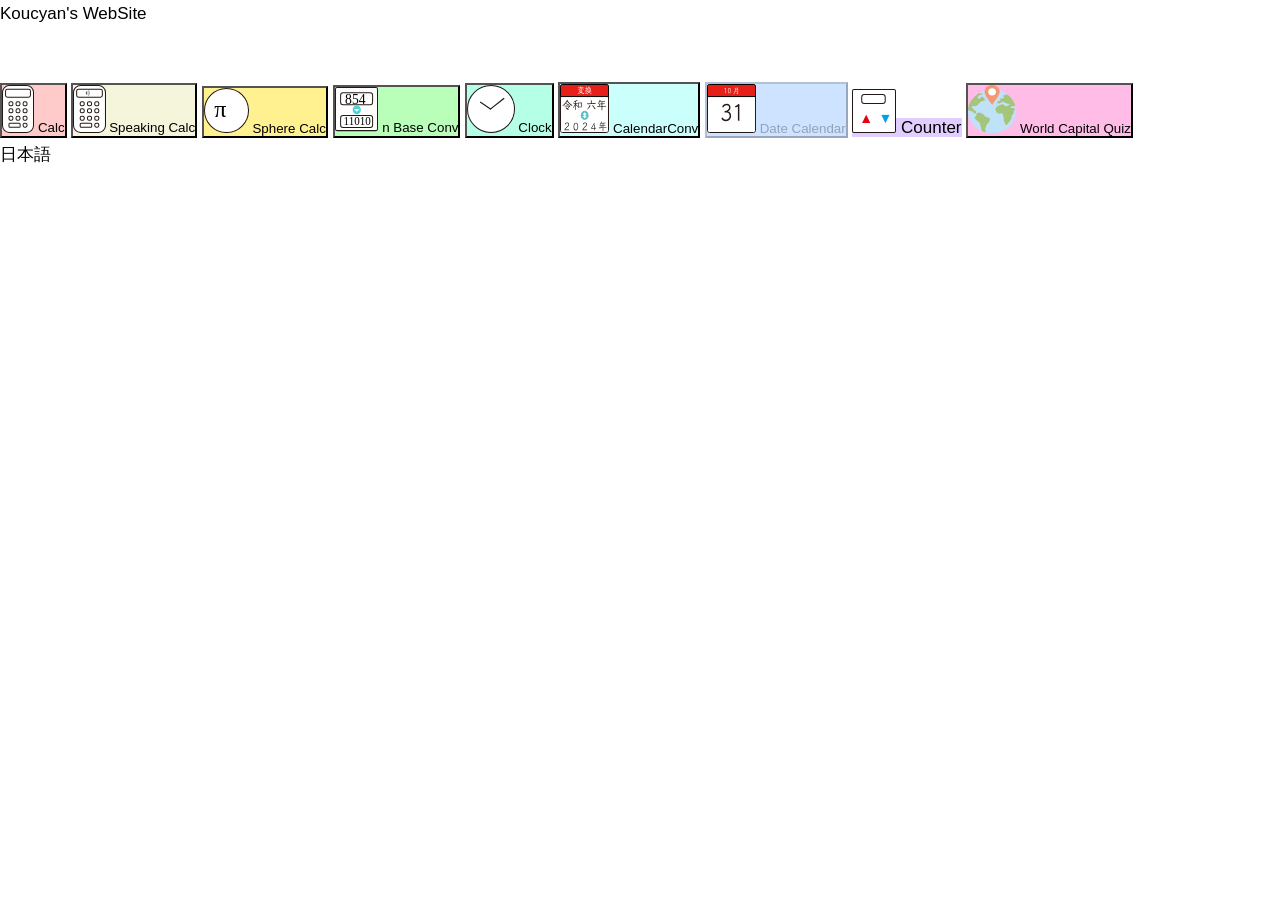
<file: index-en.html>
<!DOCTYPE html>
<html lang="en">
    <head>
        <meta charset="UTF-8" name="viewport" content="width=device-width, initial-scale=1">
        <link rel="stylesheet" type="text/css" href="style.css">
        <script>
            function adjustStyleSheet() {
                if (window.innerWidth <= 450) {
                    document.querySelector('link[href="style.css"]').setAttribute('href', 'style-phone.css');
                }else if (window.innerWidth >= 450 && window.innerWidth <= 1270){
                    document.querySelector('link[href="style.css"]').setAttribute('href', 'style-tab.css');
                }
            }
            window.addEventListener('resize', adjustStyleSheet);
            window.addEventListener('DOMContentLoaded', adjustStyleSheet);
        </script>
        <link rel="icon" type="image/svg" href="icns/fav.svg">
        <title>Koucyan HP</title>
    </head>
    <body>
        <p>Koucyan's WebSite</p>
        <br>
        <br>
        <div class="container">
            <a href="/calc/index.html"><button style="background-color: #ffcaca"><img src="icns/cal.svg">&nbsp;Calc</button></a>
            <a href="/talkingcalc/index.html"><button style="background-color: beige;"><img src="icns/tkcal.svg">&nbsp;Speaking Calc</button></a>
            <a href="/sphere/index-en.html"><button style="background-color: #fff090"><img src="icns/pi.svg">&nbsp;Sphere Calc</button></a>
            <a href="/baseconv/index.html"><button style="background-color: #b9ffb9"><img src="icns/nbc.svg">&nbsp;n Base Conv</button></a>
            <a href="/clock/index.html"><button style="background-color: #b6ffe7"><img src="icns/clc.svg">&nbsp;Clock</button></a>
            <a href="/nengou/index.html"><button style="background-color: rgb(203, 255, 252);"><img src="icns/nengo.svg">&nbsp;CalendarConv</button></a>
            <a href=""><button disabled style="background-color: #cde3ff"><img src="icns/himekuri.svg">&nbsp;Date Calendar</button></a>
            <a href="/counter/index.html" style="background-color: #e2cdff"><img src="icns/cnt.svg">&nbsp;Counter</button></a>
            <a href="/capital/index.html"><button style="background-color: #ffbce6"><img src="icns/capital.svg">&nbsp;World Capital Quiz</button></a>
            <br>
            <a href="index.html">日本語</a>
        </div>
    </body>
</html>
</file>
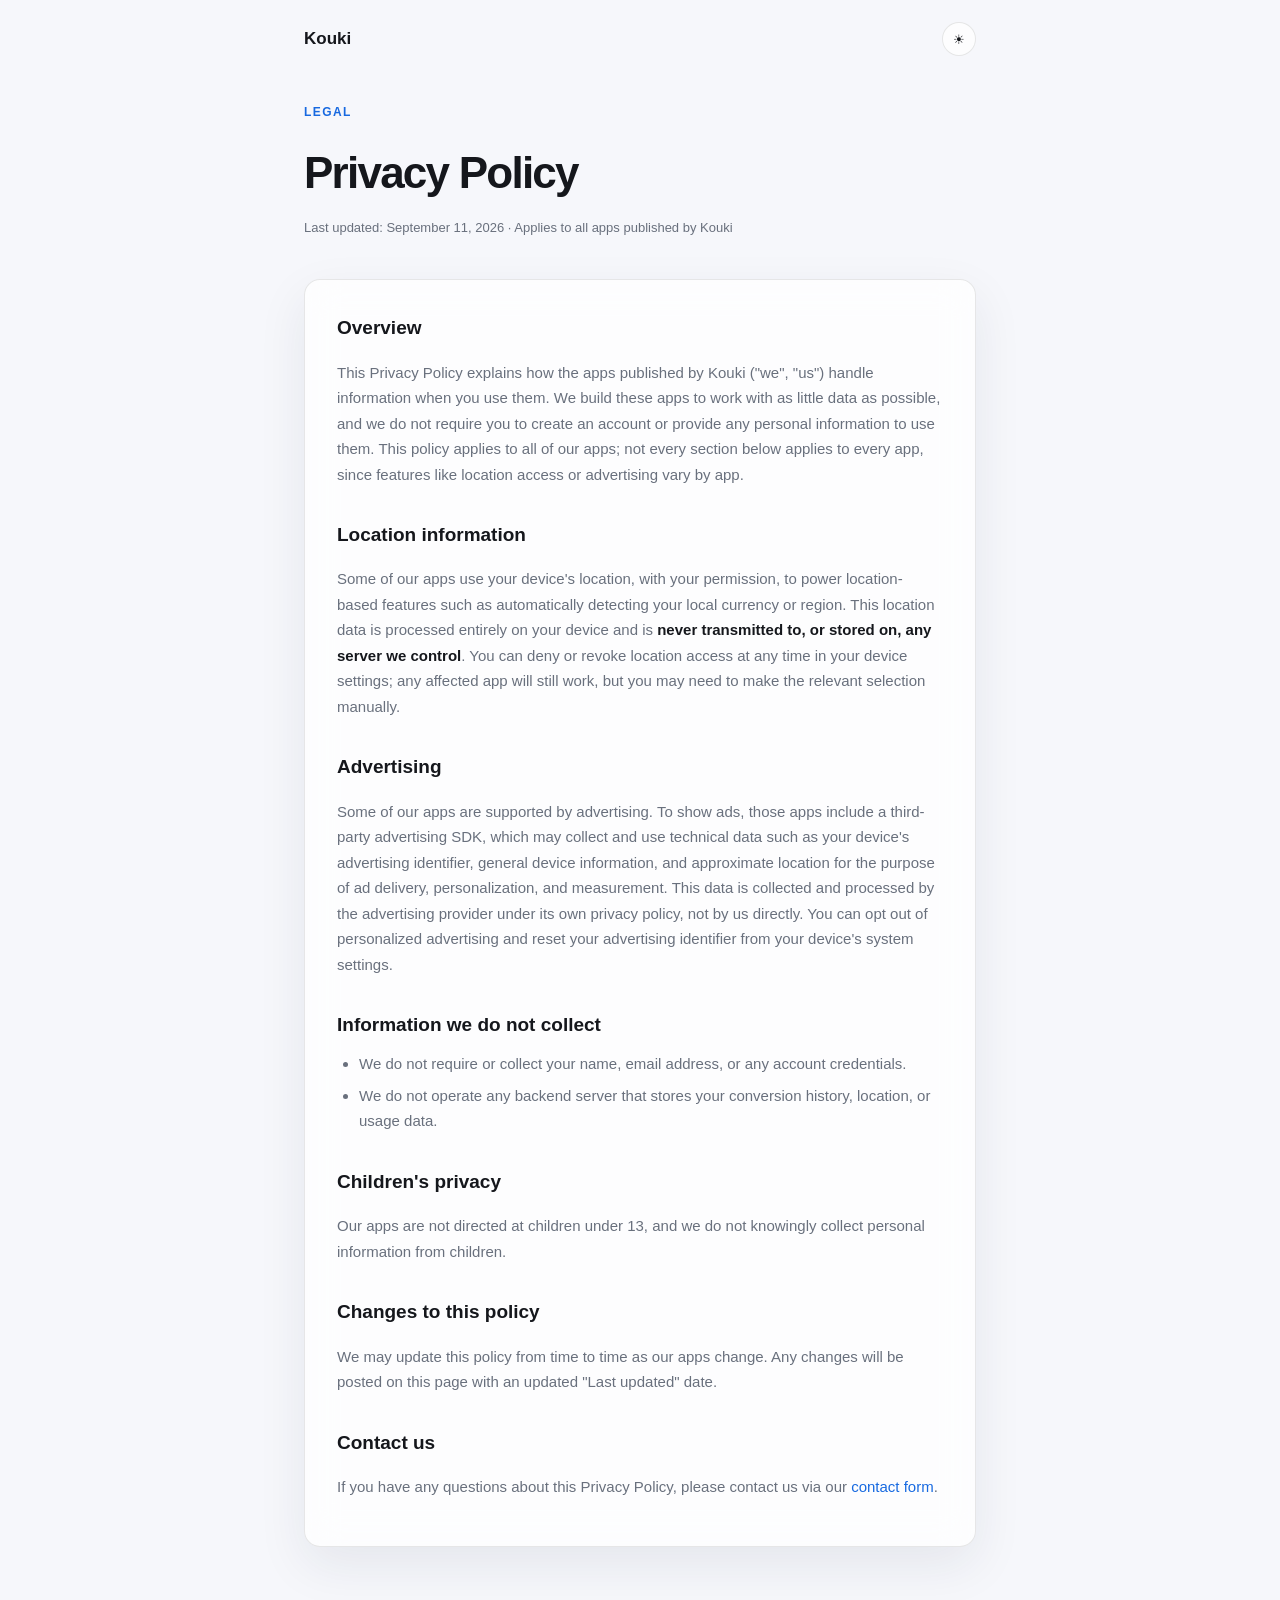
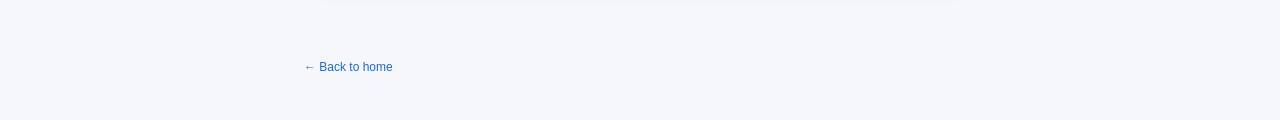
<file: privacy.html>
<!DOCTYPE html>
<html lang="en" data-theme="light">
<head>
  <meta charset="UTF-8" />
  <meta name="viewport" content="width=device-width, initial-scale=1.0" />
  <meta name="description" content="Privacy Policy shared by all apps published by Kouki." />
  <title>Privacy Policy | Kouki</title>
  <link rel="icon" href="icns/fav.svg" />
  <style>
    :root {
      --font: -apple-system, BlinkMacSystemFont, "SF Pro Display", "Hiragino Sans", "Helvetica Neue", sans-serif;
      --bg: #f6f7fb;
      --surface: rgba(255, 255, 255, .78);
      --text: #15171c;
      --muted: #69707d;
      --line: rgba(21, 23, 28, .1);
      --accent: #1769e0;
      --accent-soft: #e8f0ff;
      --shadow: 0 18px 50px rgba(23, 38, 68, .08);
    }
    [data-theme="dark"] {
      --bg: #101216;
      --surface: rgba(29, 32, 39, .82);
      --text: #f5f7fb;
      --muted: #a8afbc;
      --line: rgba(255, 255, 255, .12);
      --accent: #70a7ff;
      --accent-soft: rgba(112, 167, 255, .14);
      --shadow: 0 18px 50px rgba(0, 0, 0, .22);
    }
    *, *::before, *::after { box-sizing: border-box; }
    body {
      margin: 0;
      background: var(--bg);
      color: var(--text);
      font-family: var(--font);
      line-height: 1.7;
      transition: background .3s, color .3s;
    }
    a { color: var(--accent); text-decoration: none; }
    a:hover { text-decoration: underline; }
    .page { max-width: 720px; margin: 0 auto; padding: 0 24px; }
    .topbar { display: flex; align-items: center; justify-content: space-between; padding: 22px 0; }
    .brand { font-size: 17px; font-weight: 700; text-decoration: none; color: var(--text); }
    .theme-button {
      width: 34px; height: 34px; border: 1px solid var(--line); border-radius: 50%;
      background: var(--surface); color: var(--text); cursor: pointer; display: grid; place-items: center;
    }
    [data-theme="light"] .moon, [data-theme="dark"] .sun { display: none; }
    main { padding: 24px 0 80px; }
    .eyebrow { color: var(--accent); font-size: 12px; font-weight: 700; letter-spacing: .12em; }
    h1 { margin: 14px 0 6px; font-size: clamp(30px, 5vw, 44px); letter-spacing: -.04em; }
    .updated { margin: 0 0 40px; color: var(--muted); font-size: 13px; }
    .card {
      border: 1px solid var(--line); border-radius: 16px; background: var(--surface);
      box-shadow: var(--shadow); backdrop-filter: blur(18px); padding: 32px;
    }
    h2 { font-size: 19px; margin: 32px 0 10px; }
    .card h2:first-child { margin-top: 0; }
    p, li { color: var(--muted); font-size: 15px; }
    ul { margin: 8px 0; padding-left: 22px; }
    li { margin-bottom: 6px; }
    strong { color: var(--text); }
    footer { padding: 30px 0 42px; color: var(--muted); font-size: 12px; }
    @media (max-width: 680px) {
      .page { padding: 0 18px; }
      .card { padding: 24px; }
    }
  </style>
</head>
<body>
  <div class="page">
    <header class="topbar">
      <a class="brand" href="index.html">Kouki</a>
      <button class="theme-button" id="themeButton" type="button" aria-label="Toggle theme">
        <span class="sun" aria-hidden="true">☀</span><span class="moon" aria-hidden="true">☾</span>
      </button>
    </header>

    <main>
      <div class="eyebrow">LEGAL</div>
      <h1>Privacy Policy</h1>
      <p class="updated">Last updated: September 11, 2026 · Applies to all apps published by Kouki</p>

      <div class="card">
        <h2>Overview</h2>
        <p>This Privacy Policy explains how the apps published by Kouki ("we", "us") handle information when you use them. We build these apps to work with as little data as possible, and we do not require you to create an account or provide any personal information to use them. This policy applies to all of our apps; not every section below applies to every app, since features like location access or advertising vary by app.</p>

        <h2>Location information</h2>
        <p>Some of our apps use your device's location, with your permission, to power location-based features such as automatically detecting your local currency or region. This location data is processed entirely on your device and is <strong>never transmitted to, or stored on, any server we control</strong>. You can deny or revoke location access at any time in your device settings; any affected app will still work, but you may need to make the relevant selection manually.</p>

        <h2>Advertising</h2>
        <p>Some of our apps are supported by advertising. To show ads, those apps include a third-party advertising SDK, which may collect and use technical data such as your device's advertising identifier, general device information, and approximate location for the purpose of ad delivery, personalization, and measurement. This data is collected and processed by the advertising provider under its own privacy policy, not by us directly. You can opt out of personalized advertising and reset your advertising identifier from your device's system settings.</p>

        <h2>Information we do not collect</h2>
        <ul>
          <li>We do not require or collect your name, email address, or any account credentials.</li>
          <li>We do not operate any backend server that stores your conversion history, location, or usage data.</li>
        </ul>

        <h2>Children's privacy</h2>
        <p>Our apps are not directed at children under 13, and we do not knowingly collect personal information from children.</p>

        <h2>Changes to this policy</h2>
        <p>We may update this policy from time to time as our apps change. Any changes will be posted on this page with an updated "Last updated" date.</p>

        <h2>Contact us</h2>
        <p>If you have any questions about this Privacy Policy, please contact us via our <a href="https://forms.gle/d5uZeDyet4CxxyMRA" target="_blank" rel="noopener">contact form</a>.</p>
      </div>
    </main>

    <footer><a href="index.html">← Back to home</a></footer>
  </div>

  <script>
    const html = document.documentElement;
    const themeButton = document.getElementById('themeButton');
    const savedTheme = localStorage.getItem('theme');
    if (savedTheme) html.setAttribute('data-theme', savedTheme);
    themeButton.addEventListener('click', () => {
      const nextTheme = html.getAttribute('data-theme') === 'dark' ? 'light' : 'dark';
      html.setAttribute('data-theme', nextTheme);
      localStorage.setItem('theme', nextTheme);
    });
  </script>
</body>
</html>
</file>
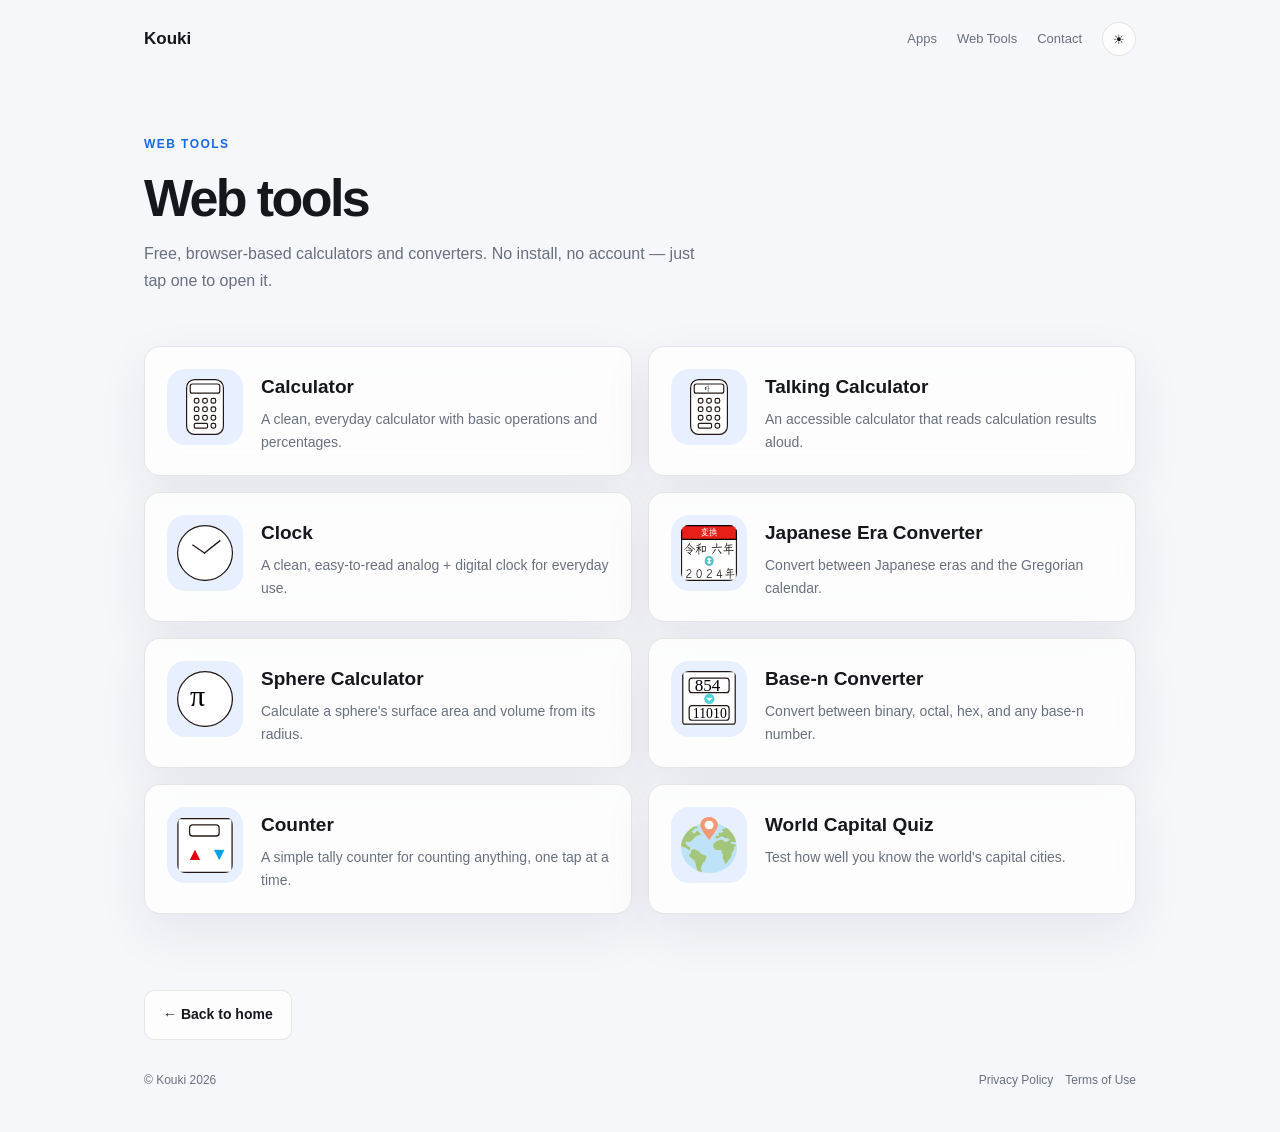
<file: tools.html>
<!DOCTYPE html>
<html lang="en" data-theme="light">
<head>
  <meta charset="UTF-8" />
  <meta name="viewport" content="width=device-width, initial-scale=1.0" />
  <meta name="description" content="Free browser-based tools made by Kouki." />
  <title>Web Tools | Kouki</title>
  <link rel="icon" href="icns/fav.svg" />
  <style>
    :root {
      --font: -apple-system, BlinkMacSystemFont, "SF Pro Display", "Hiragino Sans", "Helvetica Neue", sans-serif;
      --bg: #f6f7fb;
      --surface: rgba(255, 255, 255, .78);
      --surface-strong: #fff;
      --text: #15171c;
      --muted: #69707d;
      --line: rgba(21, 23, 28, .1);
      --accent: #1769e0;
      --accent-soft: #e8f0ff;
      --shadow: 0 18px 50px rgba(23, 38, 68, .08);
    }

    [data-theme="dark"] {
      --bg: #101216;
      --surface: rgba(29, 32, 39, .82);
      --surface-strong: #1d2027;
      --text: #f5f7fb;
      --muted: #a8afbc;
      --line: rgba(255, 255, 255, .12);
      --accent: #70a7ff;
      --accent-soft: rgba(112, 167, 255, .14);
      --shadow: 0 18px 50px rgba(0, 0, 0, .22);
    }

    *, *::before, *::after { box-sizing: border-box; }
    html { scroll-behavior: smooth; }
    body {
      margin: 0;
      background: var(--bg);
      color: var(--text);
      font-family: var(--font);
      line-height: 1.7;
      transition: background .3s, color .3s;
    }
    a { color: inherit; }
    .page { max-width: 1040px; margin: 0 auto; padding: 0 24px; }
    .topbar { display: flex; align-items: center; justify-content: space-between; padding: 22px 0; }
    .brand { font-size: 17px; font-weight: 700; text-decoration: none; }
    .topbar nav { display: flex; align-items: center; gap: 20px; }
    .topbar nav a { color: var(--muted); font-size: 13px; text-decoration: none; }
    .topbar nav a:hover { color: var(--accent); }
    .theme-button {
      width: 34px; height: 34px; border: 1px solid var(--line); border-radius: 50%;
      background: var(--surface); color: var(--text); cursor: pointer; display: grid; place-items: center;
    }
    [data-theme="light"] .moon, [data-theme="dark"] .sun { display: none; }
    .hero { padding: 56px 0 40px; max-width: 700px; }
    .eyebrow { color: var(--accent); font-size: 12px; font-weight: 700; letter-spacing: .12em; }
    h1 { margin: 16px 0 12px; font-size: clamp(34px, 5.5vw, 52px); line-height: 1.1; letter-spacing: -.05em; }
    .lead { max-width: 560px; margin: 0; color: var(--muted); font-size: 16px; }
    .section { padding: 12px 0 76px; }
    .app-grid { display: grid; grid-template-columns: repeat(2, minmax(0, 1fr)); gap: 16px; }
    .app-card {
      display: grid; grid-template-columns: 76px 1fr; gap: 18px; padding: 22px;
      border: 1px solid var(--line); border-radius: 16px; background: var(--surface);
      box-shadow: var(--shadow); backdrop-filter: blur(18px);
      text-decoration: none; transition: transform .2s;
    }
    .app-card:hover { transform: translateY(-3px); }
    .app-icon { width: 76px; height: 76px; border-radius: 18px; object-fit: contain; background: var(--accent-soft); padding: 10px; }
    .app-card h3 { margin: 2px 0 5px; font-size: 19px; }
    .app-card p { margin: 0; color: var(--muted); font-size: 14px; line-height: 1.6; }
    footer { display: flex; justify-content: space-between; gap: 16px; padding: 30px 0 42px; color: var(--muted); font-size: 12px; }
    footer a { text-decoration: none; }
    @media (max-width: 680px) {
      .page { padding: 0 18px; }
      .topbar nav a { display: none; }
      .hero { padding: 44px 0 32px; }
      .lead { font-size: 15px; }
      .app-grid { grid-template-columns: 1fr; }
      footer { flex-direction: column; }
    }
  </style>
</head>
<body>
  <div class="page">
    <header class="topbar">
      <a class="brand" href="index.html">Kouki</a>
      <nav aria-label="Page navigation">
        <a href="index.html#apps">Apps</a>
        <a href="tools.html">Web Tools</a>
        <a href="index.html#contact">Contact</a>
        <button class="theme-button" id="themeButton" type="button" aria-label="Toggle theme">
          <span class="sun" aria-hidden="true">☀</span><span class="moon" aria-hidden="true">☾</span>
        </button>
      </nav>
    </header>

    <main>
      <section class="hero" aria-labelledby="page-title">
        <div class="eyebrow">WEB TOOLS</div>
        <h1 id="page-title">Web tools</h1>
        <p class="lead">Free, browser-based calculators and converters. No install, no account — just tap one to open it.</p>
      </section>

      <section class="section" aria-label="Tool list">
        <div class="app-grid">
          <a class="app-card" href="calc/index.html">
            <img class="app-icon" src="icns/cal.svg" alt="" />
            <div><h3>Calculator</h3><p>A clean, everyday calculator with basic operations and percentages.</p></div>
          </a>
          <a class="app-card" href="talkingcalc/index.html">
            <img class="app-icon" src="icns/tkcal.svg" alt="" />
            <div><h3>Talking Calculator</h3><p>An accessible calculator that reads calculation results aloud.</p></div>
          </a>
          <a class="app-card" href="clock/index.html">
            <img class="app-icon" src="icns/clc.svg" alt="" />
            <div><h3>Clock</h3><p>A clean, easy-to-read analog + digital clock for everyday use.</p></div>
          </a>
          <a class="app-card" href="nengou/index.html">
            <img class="app-icon" src="icns/nengo.svg" alt="" />
            <div><h3>Japanese Era Converter</h3><p>Convert between Japanese eras and the Gregorian calendar.</p></div>
          </a>
          <a class="app-card" href="sphere/index-en.html">
            <img class="app-icon" src="icns/pi.svg" alt="" />
            <div><h3>Sphere Calculator</h3><p>Calculate a sphere's surface area and volume from its radius.</p></div>
          </a>
          <a class="app-card" href="baseconv/index.html">
            <img class="app-icon" src="icns/nbc.svg" alt="" />
            <div><h3>Base-n Converter</h3><p>Convert between binary, octal, hex, and any base-n number.</p></div>
          </a>
          <a class="app-card" href="counter/index.html">
            <img class="app-icon" src="icns/cnt.svg" alt="" />
            <div><h3>Counter</h3><p>A simple tally counter for counting anything, one tap at a time.</p></div>
          </a>
          <a class="app-card" href="capital/index.html">
            <img class="app-icon" src="icns/capital.svg" alt="" />
            <div><h3>World Capital Quiz</h3><p>Test how well you know the world's capital cities.</p></div>
          </a>
        </div>
      </section>

      <a class="button-secondary" style="display:inline-block; padding:12px 18px; border-radius:10px; font-size:14px; font-weight:700; border:1px solid var(--line); background:var(--surface); text-decoration:none;" href="index.html">← Back to home</a>
    </main>

    <footer><span>© Kouki 2026</span><span><a href="privacy.html">Privacy Policy</a>　<a href="#">Terms of Use</a></span></footer>
  </div>

  <script>
    const html = document.documentElement;
    const themeButton = document.getElementById('themeButton');
    const savedTheme = localStorage.getItem('theme');
    if (savedTheme) html.setAttribute('data-theme', savedTheme);
    themeButton.addEventListener('click', () => {
      const nextTheme = html.getAttribute('data-theme') === 'dark' ? 'light' : 'dark';
      html.setAttribute('data-theme', nextTheme);
      localStorage.setItem('theme', nextTheme);
    });
  </script>
</body>
</html>
</file>
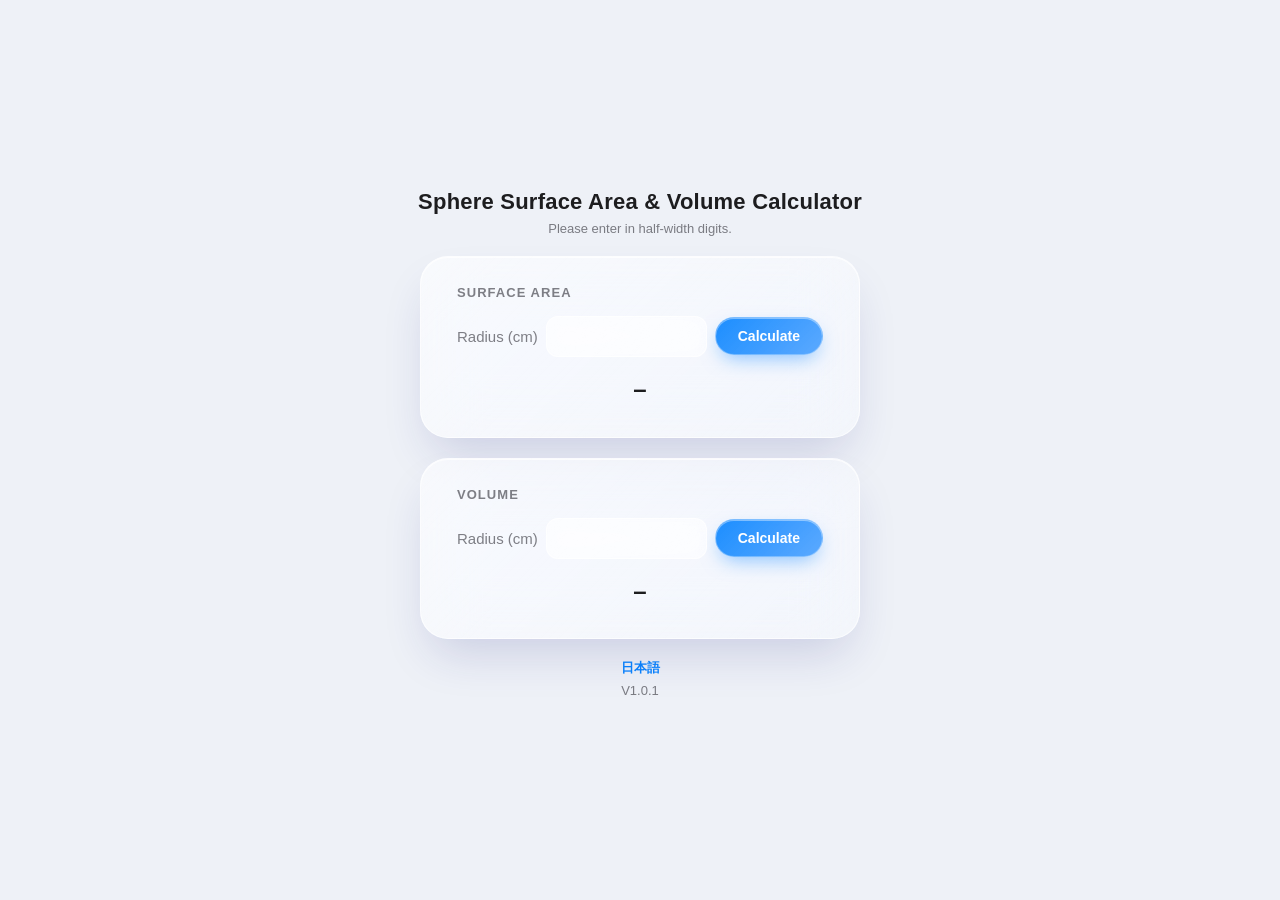
<file: sphere/index-en.html>
<!DOCTYPE html>
<html lang="en">
  <head>
    <meta charset="utf-8">
    <title>Sphere Area & Volume Calculator</title>
    <meta name="viewport" content="width=device-width, initial-scale=1.0">
    <link rel="stylesheet" href="style.css">
    <link rel="icon" href="../icns/pi.svg">
    <script type="text/javascript">
      function keisan() {
        input.ans.value = (4 * Math.pow(input.hankei.value, 2)) + " πcm2";
      }
      function keisan2() {
        input2.ans2.value = (4 * Math.pow(input2.hankei2.value, 3) / 3) + " πcm3";
      }
    </script>
  </head>
  <body>
    <header>
      <h1>Sphere Surface Area & Volume Calculator</h1>
      <p>Please enter in half-width digits.</p>
    </header>

    <div class="card">
      <h2>Surface Area</h2>
      <form method="get" name="input">
        <div class="input-row">
          <label for="hankei">Radius (cm)</label>
          <input type="number" id="hankei" name="x">
          <input type="button" name="button" class="btn" onclick="keisan()" value="Calculate">
        </div>
        <output id="ans" name="answer">–</output>
      </form>
    </div>

    <div class="card">
      <h2>Volume</h2>
      <form method="get" name="input2">
        <div class="input-row">
          <label for="hankei2">Radius (cm)</label>
          <input type="number" id="hankei2" name="x2">
          <input type="button" name="button" class="btn" onclick="keisan2()" value="Calculate">
        </div>
        <output id="ans2" name="answer2">–</output>
      </form>
    </div>

    <footer>
      <a href="index.html">日本語</a>
      <p class="version">V1.0.1</p>
    </footer>
  </body>
</html>
</file>
<file: baseconv/style.css>
:root {
    --text-primary: #1d1d1f;
    --text-secondary: rgba(60, 60, 67, 0.65);
    --glass: linear-gradient(135deg, rgba(255, 255, 255, 0.62), rgba(255, 255, 255, 0.35));
    --glass-inset: rgba(255, 255, 255, 0.45);
    --glass-border: rgba(255, 255, 255, 0.65);
    --field-border: rgba(255, 255, 255, 0.7);
    --accent: #0a84ff;
    --accent-soft: rgba(10, 132, 255, 0.25);
    --radius: 28px;
    --shadow: 0 24px 48px -12px rgba(31, 38, 135, 0.18), inset 0 1px 0 rgba(255, 255, 255, 0.75);
}

@media (prefers-color-scheme: dark) {
    :root {
        --text-primary: #f5f5f7;
        --text-secondary: rgba(235, 235, 245, 0.6);
        --glass: linear-gradient(135deg, rgba(50, 55, 70, 0.55), rgba(30, 33, 45, 0.4));
        --glass-inset: rgba(255, 255, 255, 0.08);
        --glass-border: rgba(255, 255, 255, 0.18);
        --field-border: rgba(255, 255, 255, 0.15);
        --accent: #409cff;
        --accent-soft: rgba(64, 156, 255, 0.35);
        --shadow: 0 24px 48px -12px rgba(0, 0, 0, 0.5), inset 0 1px 0 rgba(255, 255, 255, 0.12);
    }
}

* {
    box-sizing: border-box;
}

body {
    display: flex;
    align-items: center;
    justify-content: center;
    min-height: 100vh;
    flex-direction: column;
    margin: 0;
    padding: 24px;
    font-family: -apple-system, BlinkMacSystemFont, 'SF Pro Text', 'Segoe UI', 'Hiragino Sans', sans-serif;
    color: var(--text-primary);
    background: #eef1f7;
}

@media (prefers-color-scheme: dark) {
    body {
        background: #0b0d14;
    }
}

h5 {
    font-size: 13px;
    font-weight: 600;
    color: var(--text-secondary);
    letter-spacing: 0.08em;
    text-transform: uppercase;
    margin: 0 0 20px 0;
}

.card {
    background: var(--glass);
    -webkit-backdrop-filter: blur(30px) saturate(180%);
    backdrop-filter: blur(30px) saturate(180%);
    border: 1px solid var(--glass-border);
    box-shadow: var(--shadow);
    padding: 28px 36px;
    width: 480px;
    max-width: 100%;
    border-radius: var(--radius);
}

.section {
    display: flex;
    align-items: center;
    gap: 8px;
    flex-wrap: wrap;
    margin-bottom: 16px;
}

.section-label {
    font-size: 14px;
    color: var(--text-secondary);
    white-space: nowrap;
    min-width: 60px;
}

select {
    font-size: 16px;
    padding: 8px 12px;
    border: 1px solid var(--field-border);
    border-radius: 12px;
    background: var(--glass-inset);
    color: var(--text-primary);
    outline: none;
    cursor: pointer;
    transition: border-color 0.2s, box-shadow 0.2s;
    font-family: inherit;
    -webkit-backdrop-filter: blur(10px);
    backdrop-filter: blur(10px);
}

select:focus {
    border-color: var(--accent);
    box-shadow: 0 0 0 4px var(--accent-soft);
}

input[type="text"],
input[type="number"] {
    font-size: 18px;
    padding: 8px 14px;
    border: 1px solid var(--field-border);
    border-radius: 12px;
    background: var(--glass-inset);
    color: var(--text-primary);
    outline: none;
    transition: border-color 0.2s, box-shadow 0.2s;
    font-family: inherit;
    flex: 1;
    min-width: 0;
    -webkit-backdrop-filter: blur(10px);
    backdrop-filter: blur(10px);
}

input[type="text"]:focus,
input[type="number"]:focus {
    border-color: var(--accent);
    box-shadow: 0 0 0 4px var(--accent-soft);
}

input[type="number"]:disabled,
input[type="text"]:disabled {
    color: var(--text-secondary);
    cursor: default;
    opacity: 1;
    -webkit-text-fill-color: var(--text-secondary);
}

input#cstsys,
input#cstosys {
    width: 6ch;
    flex: none;
    font-size: 16px;
    text-align: center;
}

.arrow-btn {
    display: flex;
    justify-content: center;
    margin: 4px 0 16px;
}

.arrow-btn button {
    font-size: 14px;
    font-weight: 600;
    background: linear-gradient(135deg, rgba(10, 132, 255, 0.92), rgba(64, 156, 255, 0.85));
    color: #fff;
    border: 1px solid rgba(255, 255, 255, 0.35);
    border-radius: 999px;
    padding: 10px 30px;
    cursor: pointer;
    font-family: inherit;
    transition: transform 0.15s, box-shadow 0.2s, filter 0.2s;
    box-shadow: 0 8px 20px -6px rgba(10, 132, 255, 0.5), inset 0 1px 0 rgba(255, 255, 255, 0.4);
}

.arrow-btn button:hover {
    filter: brightness(1.08);
    box-shadow: 0 10px 26px -6px rgba(10, 132, 255, 0.6), inset 0 1px 0 rgba(255, 255, 255, 0.4);
}

.arrow-btn button:active {
    transform: scale(0.96);
}

.mid-section {
    display: flex;
    align-items: center;
    gap: 8px;
    margin-bottom: 16px;
}

.divider {
    height: 1px;
    background: var(--glass-border);
    margin: 20px 0;
}

@media (max-width: 480px) {
    body {
        padding: 16px 12px;
        align-items: stretch;
    }

    .card {
        width: 100%;
        padding: 20px 18px;
        border-radius: 22px;
    }

    .mid-section {
        flex-wrap: wrap;
    }

    .section-label {
        min-width: 100%;
        font-size: 13px;
    }

    select,
    input[type="text"],
    input[type="number"] {
        font-size: 16px;
        padding: 10px 12px;
    }

    .arrow-btn button {
        width: 100%;
        padding: 12px 0;
    }
}
</file>
<file: calc/style.css>
:root {
    --bg: #f4efe4;
    --text-primary: #2b2419;
    --text-secondary: rgba(75, 62, 40, 0.55);
    --gold: #9c7c2c;
    --gold-strong: #86691f;
    --hairline: rgba(156, 124, 44, 0.4);
    --hairline-soft: rgba(156, 124, 44, 0.22);
    --panel: linear-gradient(160deg, rgba(255, 253, 246, 0.9), rgba(250, 245, 233, 0.84));
    --screen-bg: rgba(255, 254, 249, 0.75);
    --key-bg: linear-gradient(180deg, rgba(255, 254, 250, 0.94), rgba(249, 244, 232, 0.92));
    --key-op-bg: rgba(255, 253, 246, 0.4);
    --clear: #a04a40;
    --radius: 34px;
    --shadow: 0 30px 60px -20px rgba(90, 70, 30, 0.35), inset 0 1px 0 rgba(255, 255, 255, 0.9);
    --key-shadow: 0 3px 10px -3px rgba(90, 70, 30, 0.28), inset 0 1px 0 rgba(255, 255, 255, 0.85);
    --eq-bg: linear-gradient(160deg, #dcc57e, #c9a94e);
    --eq-text: #241c08;
    --eq-shadow: 0 6px 16px -6px rgba(168, 132, 44, 0.4), inset 0 1px 0 rgba(255, 245, 210, 0.5);
    --display-font: 'Didot', 'Bodoni MT', 'Playfair Display', 'Hiragino Mincho ProN', 'Yu Mincho', Georgia, serif;
    --blob-1: rgba(205, 166, 61, 0.2);
    --blob-2: rgba(160, 74, 64, 0.1);
    --blob-3: rgba(120, 110, 80, 0.12);
}

@media (prefers-color-scheme: dark) {
    :root {
        --bg: #060507;
        --text-primary: #e9d9a6;
        --text-secondary: rgba(212, 181, 106, 0.55);
        --gold: #d4af37;
        --gold-strong: #e9cf7a;
        --hairline: rgba(212, 175, 55, 0.42);
        --hairline-soft: rgba(212, 175, 55, 0.2);
        --panel: linear-gradient(160deg, rgba(22, 19, 14, 0.88), rgba(12, 11, 9, 0.92));
        --screen-bg: rgba(0, 0, 0, 0.5);
        --key-bg: linear-gradient(180deg, rgba(33, 29, 21, 0.88), rgba(24, 21, 16, 0.9));
        --key-op-bg: rgba(212, 175, 55, 0.06);
        --clear: #c96f60;
        --shadow: 0 30px 70px -20px rgba(0, 0, 0, 0.85), inset 0 1px 0 rgba(212, 175, 55, 0.22);
        --key-shadow: 0 4px 12px -4px rgba(0, 0, 0, 0.7), inset 0 1px 0 rgba(212, 175, 55, 0.16);
        --eq-bg: linear-gradient(160deg, #dcc274, #b3933c);
        --eq-text: #1c1504;
        --eq-shadow: 0 6px 16px -6px rgba(212, 175, 55, 0.28), inset 0 1px 0 rgba(255, 240, 190, 0.45);
        --blob-1: rgba(212, 175, 55, 0.1);
        --blob-2: rgba(120, 70, 40, 0.08);
        --blob-3: rgba(60, 50, 30, 0.12);
    }
}

* {
    box-sizing: border-box;
}

html {
    height: 100%;
}

body {
    display: flex;
    align-items: center;
    justify-content: center;
    min-height: 100vh;
    min-height: 100dvh;
    margin: 0;
    padding: 24px;
    padding: max(24px, env(safe-area-inset-top)) max(24px, env(safe-area-inset-right)) max(24px, env(safe-area-inset-bottom)) max(24px, env(safe-area-inset-left));
    font-family: -apple-system, BlinkMacSystemFont, 'SF Pro Text', 'Segoe UI', 'Hiragino Sans', sans-serif;
    color: var(--text-primary);
    background: var(--bg);
    overflow-x: hidden;
    -webkit-tap-highlight-color: transparent;
}

/* Ambient glow */
.bg {
    position: fixed;
    inset: 0;
    z-index: -1;
    overflow: hidden;
    filter: blur(80px);
}

.blob {
    position: absolute;
    width: 45vmax;
    height: 45vmax;
    border-radius: 50%;
}

.blob-1 { background: var(--blob-1); top: -14vmax; left: -8vmax; animation: drift-1 30s ease-in-out infinite alternate; }
.blob-2 { background: var(--blob-2); bottom: -16vmax; right: -10vmax; animation: drift-2 36s ease-in-out infinite alternate; }
.blob-3 { background: var(--blob-3); top: 42%; left: 55%; width: 28vmax; height: 28vmax; animation: drift-3 26s ease-in-out infinite alternate; }

@keyframes drift-1 { to { transform: translate(8vmax, 6vmax) scale(1.12); } }
@keyframes drift-2 { to { transform: translate(-6vmax, -8vmax) scale(1.08); } }
@keyframes drift-3 { to { transform: translate(-10vmax, 5vmax) scale(0.88); } }

@media (prefers-reduced-motion: reduce) {
    .blob { animation: none; }
}

.calculator {
    background: var(--panel);
    -webkit-backdrop-filter: blur(30px) saturate(140%);
    backdrop-filter: blur(30px) saturate(140%);
    border: 1px solid var(--hairline);
    border-radius: var(--radius);
    box-shadow: var(--shadow);
    padding: 26px 24px 24px;
    width: 380px;
    max-width: 100%;
    position: relative;
}

/* Fine double-border detail */
.calculator::before {
    content: "";
    position: absolute;
    inset: 6px;
    border: 1px solid var(--hairline-soft);
    border-radius: calc(var(--radius) - 6px);
    pointer-events: none;
}

.screen {
    border: 1px solid var(--hairline-soft);
    border-radius: 18px;
    background: var(--screen-bg);
    padding: 14px 18px 16px;
    margin-bottom: 20px;
    overflow: hidden;
}

.expression {
    min-height: 1.4em;
    font-size: 15px;
    font-family: var(--display-font);
    color: var(--text-secondary);
    text-align: right;
    white-space: nowrap;
    overflow: hidden;
    text-overflow: ellipsis;
    font-variant-numeric: tabular-nums lining-nums;
    letter-spacing: 0.02em;
}

.display {
    display: block;
    width: 100%;
    font-size: 40px;
    font-weight: 500;
    font-family: var(--display-font);
    line-height: 1.25;
    text-align: right;
    color: var(--text-primary);
    font-variant-numeric: tabular-nums lining-nums;
    letter-spacing: 0.02em;
    white-space: nowrap;
    overflow-x: auto;
    scrollbar-width: none;
}

.display sup,
.expression sup {
    font-size: 0.58em;
    vertical-align: super;
    line-height: 0;
}

.display::-webkit-scrollbar {
    display: none;
}

.display.error {
    color: var(--clear);
}

.keys {
    display: grid;
    grid-template-columns: repeat(4, 1fr);
    gap: 10px;
    touch-action: manipulation;
}

.key {
    font-size: 23px;
    font-weight: 500;
    font-family: var(--display-font);
    aspect-ratio: 1 / 1;
    width: 100%;
    border: 1px solid var(--hairline-soft);
    border-radius: 50%;
    cursor: pointer;
    color: var(--text-primary);
    background: var(--key-bg);
    box-shadow: var(--key-shadow);
    transition: transform 0.1s, filter 0.15s, border-color 0.15s;
    user-select: none;
    -webkit-user-select: none;
}

.key:hover {
    filter: brightness(1.05);
    border-color: var(--hairline);
}

.key:active {
    transform: scale(0.92);
}

.key.op {
    background: var(--key-op-bg);
    color: var(--gold);
    border-color: var(--hairline-soft);
}

.key.op:hover {
    color: var(--gold-strong);
}

/* Equals: polished gold */
.key.eq {
    background: var(--eq-bg);
    color: var(--eq-text);
    border-color: rgba(255, 240, 190, 0.4);
    box-shadow: var(--eq-shadow);
    font-weight: 600;
}

/* Clear: outlined, not filled */
.key.cl {
    background: transparent;
    color: var(--clear);
    border: 1.5px solid var(--clear);
    box-shadow: none;
}

.key.cl:hover {
    filter: none;
    background: rgba(160, 74, 64, 0.08);
    border-color: var(--clear);
}

/* Zero key stretches across two columns */
.key.zero {
    grid-column: span 2;
    aspect-ratio: auto;
    border-radius: 999px;
}

@media (max-width: 420px) {
    body {
        padding: 12px;
        padding: max(12px, env(safe-area-inset-top)) max(12px, env(safe-area-inset-right)) max(12px, env(safe-area-inset-bottom)) max(12px, env(safe-area-inset-left));
    }

    .calculator {
        padding: 18px 16px 16px;
        border-radius: 28px;
        width: 100%;
    }

    .calculator::before {
        inset: 5px;
        border-radius: 23px;
    }

    .screen {
        padding: 10px 14px 12px;
        border-radius: 15px;
        margin-bottom: 14px;
    }

    .display {
        font-size: 32px;
    }

    .keys {
        gap: 8px;
    }

    .key {
        font-size: clamp(17px, 5.5vw, 22px);
    }
}

/* Short landscape screens (phones rotated) */
@media (max-height: 620px) and (orientation: landscape) {
    body {
        padding: 10px;
    }

    .calculator {
        width: 340px;
        padding: 14px;
    }

    .screen {
        margin-bottom: 10px;
        padding: 8px 14px;
    }

    .display {
        font-size: 26px;
    }

    .keys {
        gap: 6px;
    }

    .key {
        aspect-ratio: auto;
        height: 44px;
        border-radius: 22px;
        font-size: 18px;
    }
}
</file>
<file: clock/style.css>
:root {
    --text-primary: #1d1d1f;
    --text-secondary: rgba(60, 60, 67, 0.65);
    --glass: linear-gradient(135deg, rgba(255, 255, 255, 0.62), rgba(255, 255, 255, 0.35));
    --glass-inset: rgba(255, 255, 255, 0.35);
    --glass-border: rgba(255, 255, 255, 0.65);
    --hand: #1d1d1f;
    --sec: #ff453a;
    --tick: rgba(60, 60, 67, 0.35);
    --shadow: 0 24px 48px -12px rgba(31, 38, 135, 0.18), inset 0 1px 0 rgba(255, 255, 255, 0.75);
}

@media (prefers-color-scheme: dark) {
    :root {
        --text-primary: #f5f5f7;
        --text-secondary: rgba(235, 235, 245, 0.6);
        --glass: linear-gradient(135deg, rgba(50, 55, 70, 0.55), rgba(30, 33, 45, 0.4));
        --glass-inset: rgba(255, 255, 255, 0.06);
        --glass-border: rgba(255, 255, 255, 0.18);
        --hand: #f5f5f7;
        --sec: #ff6961;
        --tick: rgba(235, 235, 245, 0.35);
        --shadow: 0 24px 48px -12px rgba(0, 0, 0, 0.5), inset 0 1px 0 rgba(255, 255, 255, 0.12);
    }
}

* {
    box-sizing: border-box;
}

body {
    display: flex;
    align-items: center;
    justify-content: center;
    min-height: 100vh;
    margin: 0;
    padding: 24px;
    font-family: -apple-system, BlinkMacSystemFont, 'SF Pro Text', 'Segoe UI', 'Hiragino Sans', sans-serif;
    color: var(--text-primary);
    background: #eef1f7;
}

@media (prefers-color-scheme: dark) {
    body {
        background: #0b0d14;
    }
}

.clock-card {
    display: flex;
    flex-direction: column;
    align-items: center;
    gap: 20px;
    padding: 36px;
    border-radius: 40px;
    background: var(--glass);
    -webkit-backdrop-filter: blur(30px) saturate(180%);
    backdrop-filter: blur(30px) saturate(180%);
    border: 1px solid var(--glass-border);
    box-shadow: var(--shadow);
}

.c-clock {
    position: relative;
    width: min(400px, 78vw);
    height: min(400px, 78vw);
    border-radius: 50%;
    background: var(--glass-inset);
    border: 1px solid var(--glass-border);
    box-shadow: inset 0 2px 12px rgba(31, 38, 135, 0.1), inset 0 1px 0 rgba(255, 255, 255, 0.6);
    -webkit-backdrop-filter: blur(10px);
    backdrop-filter: blur(10px);
}

.c-clock__ticks {
    position: absolute;
    inset: 0;
}

.c-clock__ticks span {
    position: absolute;
    top: 3%;
    left: calc(50% - 2.5px);
    width: 5px;
    height: 6.5%;
    border-radius: 2px;
    background: var(--text-secondary);
    transform-origin: 50% calc(50% * 100 / 6.5 * 0.94);
}

/* 針の代わりに数字が回る：透明なアームの先端に数字を置く */
.c-clock__hour,
.c-clock__min,
.c-clock__sec {
    position: absolute;
    left: 50%;
    bottom: 50%;
    width: 0;
    transform-origin: 50% 100%;
}

.c-clock__hour {
    height: 24%;
}

.c-clock__min {
    height: 34%;
}

.c-clock__sec {
    height: 43%;
}

.c-clock__num {
    position: absolute;
    top: 0;
    left: 50%;
    transform: translate(-50%, -50%);
    font-variant-numeric: tabular-nums;
    line-height: 1;
    white-space: nowrap;
}

.c-clock__hour .c-clock__num {
    font-size: clamp(28px, 11vw, 56px);
    font-weight: 800;
    color: var(--hand);
    text-shadow: 0 2px 8px rgba(31, 38, 135, 0.25);
}

.c-clock__min .c-clock__num {
    font-size: clamp(20px, 8vw, 40px);
    font-weight: 700;
    color: var(--hand);
    opacity: 0.85;
    text-shadow: 0 2px 8px rgba(31, 38, 135, 0.25);
}

.c-clock__sec .c-clock__num {
    font-size: clamp(14px, 5vw, 24px);
    font-weight: 600;
    color: var(--sec);
    text-shadow: 0 0 8px rgba(255, 69, 58, 0.5);
}

@media (max-width: 480px) {
    body {
        padding: 16px 12px;
    }

    .clock-card {
        padding: 20px;
        border-radius: 30px;
        gap: 14px;
        width: 100%;
    }

    .c-clock {
        width: min(400px, 100%);
        height: auto;
        aspect-ratio: 1 / 1;
    }
}
</file>
<file: counter/style.css>
:root {
    --text-primary: #1d1d1f;
    --text-secondary: rgba(60, 60, 67, 0.65);
    --glass: linear-gradient(135deg, rgba(255, 255, 255, 0.62), rgba(255, 255, 255, 0.35));
    --glass-inset: rgba(255, 255, 255, 0.45);
    --glass-border: rgba(255, 255, 255, 0.65);
    --shadow: 0 24px 48px -12px rgba(31, 38, 135, 0.18), inset 0 1px 0 rgba(255, 255, 255, 0.75);
    --key-shadow: 0 8px 20px -6px rgba(31, 38, 135, 0.25), inset 0 1px 0 rgba(255, 255, 255, 0.5);
}

@media (prefers-color-scheme: dark) {
    :root {
        --text-primary: #f5f5f7;
        --text-secondary: rgba(235, 235, 245, 0.6);
        --glass: linear-gradient(135deg, rgba(50, 55, 70, 0.55), rgba(30, 33, 45, 0.4));
        --glass-inset: rgba(255, 255, 255, 0.08);
        --glass-border: rgba(255, 255, 255, 0.18);
        --shadow: 0 24px 48px -12px rgba(0, 0, 0, 0.5), inset 0 1px 0 rgba(255, 255, 255, 0.12);
        --key-shadow: 0 8px 20px -6px rgba(0, 0, 0, 0.4), inset 0 1px 0 rgba(255, 255, 255, 0.14);
    }
}

* {
    box-sizing: border-box;
    margin: 0;
    padding: 0;
}

body {
    font-family: -apple-system, BlinkMacSystemFont, 'SF Pro Text', 'Segoe UI', 'Hiragino Sans', sans-serif;
    color: var(--text-primary);
    background: #eef1f7;
}

@media (prefers-color-scheme: dark) {
    body {
        background: #0b0d14;
    }
}

.container {
    min-height: 100vh;
    display: flex;
    flex-direction: column;
    justify-content: center;
    align-items: center;
    gap: 8px;
    padding: 24px;
}

.counter {
    display: flex;
    align-items: center;
    gap: 20px;
    padding: 32px 36px;
    border-radius: 32px;
    background: var(--glass);
    -webkit-backdrop-filter: blur(30px) saturate(180%);
    backdrop-filter: blur(30px) saturate(180%);
    border: 1px solid var(--glass-border);
    box-shadow: var(--shadow);
}

#increment-btn,
#decrement-btn {
    width: 84px;
    height: 84px;
    border-radius: 50%;
    font-size: 40px;
    font-weight: 400;
    font-family: inherit;
    color: #fff;
    border: 1px solid rgba(255, 255, 255, 0.35);
    background: linear-gradient(135deg, rgba(10, 132, 255, 0.92), rgba(64, 156, 255, 0.85));
    box-shadow: 0 8px 20px -6px rgba(10, 132, 255, 0.5), inset 0 1px 0 rgba(255, 255, 255, 0.4);
    cursor: pointer;
    transition: transform 0.1s, filter 0.15s;
}

#increment-btn:hover,
#decrement-btn:hover,
#reset:hover {
    filter: brightness(1.08);
}

#increment-btn:active,
#decrement-btn:active,
#reset:active {
    transform: scale(0.93);
}

#counter-value {
    min-width: 160px;
    padding: 18px 24px;
    border-radius: 22px;
    font-size: 48px;
    font-weight: 600;
    font-variant-numeric: tabular-nums;
    text-align: center;
    color: var(--text-primary);
    background: var(--glass-inset);
    border: 1px solid var(--glass-border);
    box-shadow: inset 0 2px 8px rgba(31, 38, 135, 0.08), inset 0 1px 0 rgba(255, 255, 255, 0.5);
    -webkit-backdrop-filter: blur(10px);
    backdrop-filter: blur(10px);
}

#reset {
    margin-top: 20px;
    padding: 12px 36px;
    border-radius: 999px;
    font-size: 17px;
    font-weight: 600;
    font-family: inherit;
    color: var(--text-primary);
    background: var(--glass);
    -webkit-backdrop-filter: blur(20px) saturate(180%);
    backdrop-filter: blur(20px) saturate(180%);
    border: 1px solid var(--glass-border);
    box-shadow: var(--key-shadow);
    cursor: pointer;
    transition: transform 0.1s, filter 0.15s;
}

.hint {
    margin-top: 14px;
    font-size: 13px;
    color: var(--text-secondary);
}

@media (max-width: 480px) {
    .container {
        padding: 16px 12px;
    }

    .counter {
        gap: 12px;
        padding: 20px 16px;
        border-radius: 26px;
        width: 100%;
        max-width: 400px;
        justify-content: center;
    }

    #increment-btn,
    #decrement-btn {
        width: 64px;
        height: 64px;
        font-size: 32px;
        flex-shrink: 0;
    }

    #counter-value {
        min-width: 0;
        flex: 1;
        padding: 12px 8px;
        font-size: 36px;
        border-radius: 18px;
    }

    #reset {
        padding: 11px 30px;
        font-size: 16px;
    }

    .hint {
        text-align: center;
        padding: 0 8px;
    }
}
</file>
<file: nengou/style.css>
:root {
    --text-primary: #1d1d1f;
    --text-secondary: rgba(60, 60, 67, 0.65);
    --glass: linear-gradient(135deg, rgba(255, 255, 255, 0.62), rgba(255, 255, 255, 0.35));
    --glass-inset: rgba(255, 255, 255, 0.45);
    --glass-border: rgba(255, 255, 255, 0.65);
    --field-border: rgba(255, 255, 255, 0.7);
    --accent: #0a84ff;
    --accent-soft: rgba(10, 132, 255, 0.25);
    --radius: 28px;
    --shadow: 0 24px 48px -12px rgba(31, 38, 135, 0.18), inset 0 1px 0 rgba(255, 255, 255, 0.75);
}

@media (prefers-color-scheme: dark) {
    :root {
        --text-primary: #f5f5f7;
        --text-secondary: rgba(235, 235, 245, 0.6);
        --glass: linear-gradient(135deg, rgba(50, 55, 70, 0.55), rgba(30, 33, 45, 0.4));
        --glass-inset: rgba(255, 255, 255, 0.08);
        --glass-border: rgba(255, 255, 255, 0.18);
        --field-border: rgba(255, 255, 255, 0.15);
        --accent: #409cff;
        --accent-soft: rgba(64, 156, 255, 0.35);
        --shadow: 0 24px 48px -12px rgba(0, 0, 0, 0.5), inset 0 1px 0 rgba(255, 255, 255, 0.12);
    }
}

* {
    box-sizing: border-box;
}

body {
    display: flex;
    align-items: center;
    justify-content: center;
    min-height: 100vh;
    flex-direction: column;
    gap: 20px;
    margin: 0;
    padding: 24px;
    font-family: -apple-system, BlinkMacSystemFont, 'SF Pro Text', 'Segoe UI', 'Hiragino Sans', sans-serif;
    color: var(--text-primary);
    background: #eef1f7;
}

@media (prefers-color-scheme: dark) {
    body {
        background: #0b0d14;
    }
}

.w2j,
.j2w {
    background: var(--glass);
    -webkit-backdrop-filter: blur(30px) saturate(180%);
    backdrop-filter: blur(30px) saturate(180%);
    border: 1px solid var(--glass-border);
    box-shadow: var(--shadow);
    padding: 28px 36px;
    width: 500px;
    max-width: 100%;
    border-radius: var(--radius);
}

.divider {
    display: none;
}

p {
    font-size: 13px;
    font-weight: 600;
    color: var(--text-secondary);
    letter-spacing: 0.08em;
    text-transform: uppercase;
    margin: 0 0 16px 0;
}

.input-row {
    display: flex;
    align-items: center;
    gap: 8px;
    flex-wrap: wrap;
}

label {
    font-size: 16px;
    color: var(--text-secondary);
    white-space: nowrap;
}

input {
    font-size: 20px;
    text-align: center;
    width: 7ch;
    font-family: inherit;
    padding: 8px 12px;
    border: 1px solid var(--field-border);
    border-radius: 12px;
    background: var(--glass-inset);
    color: var(--text-primary);
    outline: none;
    transition: border-color 0.2s, box-shadow 0.2s;
    -webkit-backdrop-filter: blur(10px);
    backdrop-filter: blur(10px);
}

input:focus {
    border-color: var(--accent);
    box-shadow: 0 0 0 4px var(--accent-soft);
}

select {
    font-size: 18px;
    padding: 8px 12px;
    border: 1px solid var(--field-border);
    border-radius: 12px;
    background: var(--glass-inset);
    color: var(--text-primary);
    outline: none;
    cursor: pointer;
    transition: border-color 0.2s, box-shadow 0.2s;
    font-family: inherit;
    -webkit-backdrop-filter: blur(10px);
    backdrop-filter: blur(10px);
}

select:focus {
    border-color: var(--accent);
    box-shadow: 0 0 0 4px var(--accent-soft);
}

button {
    font-size: 14px;
    font-weight: 600;
    background: linear-gradient(135deg, rgba(10, 132, 255, 0.92), rgba(64, 156, 255, 0.85));
    color: #fff;
    border: 1px solid rgba(255, 255, 255, 0.35);
    border-radius: 999px;
    padding: 10px 22px;
    cursor: pointer;
    font-family: inherit;
    transition: transform 0.15s, filter 0.2s;
    box-shadow: 0 8px 20px -6px rgba(10, 132, 255, 0.5), inset 0 1px 0 rgba(255, 255, 255, 0.4);
    margin-left: auto;
}

button:hover {
    filter: brightness(1.08);
}

button:active {
    transform: scale(0.96);
}

label#result,
label#wresult {
    display: block;
    font-size: 26px;
    font-weight: 600;
    text-align: center;
    color: var(--text-primary);
    margin-top: 20px;
    font-variant-numeric: tabular-nums;
}

@media (max-width: 500px) {
    body {
        justify-content: flex-start;
        gap: 16px;
        padding: 16px 12px;
    }

    .w2j,
    .j2w {
        padding: 20px 18px;
        border-radius: 22px;
    }

    p {
        font-size: 11px;
        margin-bottom: 14px;
    }

    .input-row {
        gap: 6px;
    }

    label {
        font-size: 14px;
    }

    input {
        font-size: 18px;
        width: 6ch;
        padding: 8px;
    }

    select {
        font-size: 16px;
        padding: 8px;
    }

    button {
        font-size: 14px;
        padding: 9px 18px;
    }

    label#result,
    label#wresult {
        font-size: 22px;
        margin-top: 16px;
    }
}
</file>
<file: sphere/style.css>
:root {
    --text-primary: #1d1d1f;
    --text-secondary: rgba(60, 60, 67, 0.65);
    --glass: linear-gradient(135deg, rgba(255, 255, 255, 0.62), rgba(255, 255, 255, 0.35));
    --glass-inset: rgba(255, 255, 255, 0.45);
    --glass-border: rgba(255, 255, 255, 0.65);
    --field-border: rgba(255, 255, 255, 0.7);
    --accent: #0a84ff;
    --accent-soft: rgba(10, 132, 255, 0.25);
    --radius: 28px;
    --shadow: 0 24px 48px -12px rgba(31, 38, 135, 0.18), inset 0 1px 0 rgba(255, 255, 255, 0.75);
}

@media (prefers-color-scheme: dark) {
    :root {
        --text-primary: #f5f5f7;
        --text-secondary: rgba(235, 235, 245, 0.6);
        --glass: linear-gradient(135deg, rgba(50, 55, 70, 0.55), rgba(30, 33, 45, 0.4));
        --glass-inset: rgba(255, 255, 255, 0.08);
        --glass-border: rgba(255, 255, 255, 0.18);
        --field-border: rgba(255, 255, 255, 0.15);
        --accent: #409cff;
        --accent-soft: rgba(64, 156, 255, 0.35);
        --shadow: 0 24px 48px -12px rgba(0, 0, 0, 0.5), inset 0 1px 0 rgba(255, 255, 255, 0.12);
    }
}

* {
    box-sizing: border-box;
}

body {
    display: flex;
    align-items: center;
    justify-content: center;
    min-height: 100vh;
    flex-direction: column;
    gap: 20px;
    margin: 0;
    padding: 24px;
    font-family: -apple-system, BlinkMacSystemFont, 'SF Pro Text', 'Segoe UI', 'Hiragino Sans', sans-serif;
    color: var(--text-primary);
    background: #eef1f7;
}

@media (prefers-color-scheme: dark) {
    body {
        background: #0b0d14;
    }
}

header {
    text-align: center;
}

header h1 {
    font-size: 22px;
    font-weight: 700;
    margin: 0;
    letter-spacing: 0.01em;
}

header p {
    font-size: 13px;
    color: var(--text-secondary);
    margin: 6px 0 0;
}

.card {
    background: var(--glass);
    -webkit-backdrop-filter: blur(30px) saturate(180%);
    backdrop-filter: blur(30px) saturate(180%);
    border: 1px solid var(--glass-border);
    box-shadow: var(--shadow);
    padding: 28px 36px;
    width: 440px;
    max-width: 100%;
    border-radius: var(--radius);
}

.card h2 {
    font-size: 13px;
    font-weight: 600;
    color: var(--text-secondary);
    letter-spacing: 0.08em;
    text-transform: uppercase;
    margin: 0 0 16px 0;
}

.input-row {
    display: flex;
    align-items: center;
    gap: 8px;
    flex-wrap: wrap;
}

.input-row label {
    font-size: 15px;
    color: var(--text-secondary);
    white-space: nowrap;
}

input[type="number"] {
    font-size: 20px;
    text-align: center;
    flex: 1;
    min-width: 0;
    font-family: inherit;
    padding: 8px 12px;
    border: 1px solid var(--field-border);
    border-radius: 12px;
    background: var(--glass-inset);
    color: var(--text-primary);
    outline: none;
    transition: border-color 0.2s, box-shadow 0.2s;
    -webkit-backdrop-filter: blur(10px);
    backdrop-filter: blur(10px);
}

input[type="number"]:focus {
    border-color: var(--accent);
    box-shadow: 0 0 0 4px var(--accent-soft);
}

input[type="button"] {
    font-size: 14px;
    font-weight: 600;
    background: linear-gradient(135deg, rgba(10, 132, 255, 0.92), rgba(64, 156, 255, 0.85));
    color: #fff;
    border: 1px solid rgba(255, 255, 255, 0.35);
    border-radius: 999px;
    padding: 10px 22px;
    cursor: pointer;
    font-family: inherit;
    transition: transform 0.15s, filter 0.2s;
    box-shadow: 0 8px 20px -6px rgba(10, 132, 255, 0.5), inset 0 1px 0 rgba(255, 255, 255, 0.4);
}

input[type="button"]:hover {
    filter: brightness(1.08);
}

input[type="button"]:active {
    transform: scale(0.96);
}

output {
    display: block;
    font-size: 24px;
    font-weight: 600;
    text-align: center;
    min-height: 1.4em;
    margin-top: 18px;
    font-variant-numeric: tabular-nums;
    color: var(--text-primary);
}

footer {
    text-align: center;
    font-size: 13px;
    color: var(--text-secondary);
}

footer a {
    color: var(--accent);
    text-decoration: none;
    font-weight: 600;
}

footer a:hover {
    text-decoration: underline;
}

footer .version {
    margin-top: 6px;
}

@media (max-width: 480px) {
    body {
        padding: 16px 12px;
        gap: 16px;
    }

    header h1 {
        font-size: 18px;
    }

    header p {
        font-size: 12px;
    }

    .card {
        width: 100%;
        padding: 20px 18px;
        border-radius: 22px;
    }

    .input-row label {
        min-width: 100%;
        font-size: 13px;
    }

    input[type="number"] {
        font-size: 18px;
        padding: 10px 12px;
    }

    input[type="button"] {
        padding: 10px 18px;
    }

    output {
        font-size: 20px;
    }
}
</file>
<file: talkingcalc/style.css>
:root {
    --bg: #f4efe4;
    --text-primary: #2b2419;
    --text-secondary: rgba(75, 62, 40, 0.55);
    --gold: #9c7c2c;
    --gold-strong: #86691f;
    --hairline: rgba(156, 124, 44, 0.4);
    --hairline-soft: rgba(156, 124, 44, 0.22);
    --panel: linear-gradient(160deg, rgba(255, 253, 246, 0.9), rgba(250, 245, 233, 0.84));
    --screen-bg: rgba(255, 254, 249, 0.75);
    --key-bg: linear-gradient(180deg, rgba(255, 254, 250, 0.94), rgba(249, 244, 232, 0.92));
    --key-op-bg: rgba(255, 253, 246, 0.4);
    --clear: #a04a40;
    --radius: 34px;
    --shadow: 0 30px 60px -20px rgba(90, 70, 30, 0.35), inset 0 1px 0 rgba(255, 255, 255, 0.9);
    --key-shadow: 0 3px 10px -3px rgba(90, 70, 30, 0.28), inset 0 1px 0 rgba(255, 255, 255, 0.85);
    --eq-bg: linear-gradient(160deg, #dcc57e, #c9a94e);
    --eq-text: #241c08;
    --eq-shadow: 0 6px 16px -6px rgba(168, 132, 44, 0.4), inset 0 1px 0 rgba(255, 245, 210, 0.5);
    --display-font: 'Didot', 'Bodoni MT', 'Playfair Display', 'Hiragino Mincho ProN', 'Yu Mincho', Georgia, serif;
    --blob-1: rgba(205, 166, 61, 0.2);
    --blob-2: rgba(160, 74, 64, 0.1);
    --blob-3: rgba(120, 110, 80, 0.12);
}

@media (prefers-color-scheme: dark) {
    :root {
        --bg: #060507;
        --text-primary: #e9d9a6;
        --text-secondary: rgba(212, 181, 106, 0.55);
        --gold: #d4af37;
        --gold-strong: #e9cf7a;
        --hairline: rgba(212, 175, 55, 0.42);
        --hairline-soft: rgba(212, 175, 55, 0.2);
        --panel: linear-gradient(160deg, rgba(22, 19, 14, 0.88), rgba(12, 11, 9, 0.92));
        --screen-bg: rgba(0, 0, 0, 0.5);
        --key-bg: linear-gradient(180deg, rgba(33, 29, 21, 0.88), rgba(24, 21, 16, 0.9));
        --key-op-bg: rgba(212, 175, 55, 0.06);
        --clear: #c96f60;
        --shadow: 0 30px 70px -20px rgba(0, 0, 0, 0.85), inset 0 1px 0 rgba(212, 175, 55, 0.22);
        --key-shadow: 0 4px 12px -4px rgba(0, 0, 0, 0.7), inset 0 1px 0 rgba(212, 175, 55, 0.16);
        --eq-bg: linear-gradient(160deg, #dcc274, #b3933c);
        --eq-text: #1c1504;
        --eq-shadow: 0 6px 16px -6px rgba(212, 175, 55, 0.28), inset 0 1px 0 rgba(255, 240, 190, 0.45);
        --blob-1: rgba(212, 175, 55, 0.1);
        --blob-2: rgba(120, 70, 40, 0.08);
        --blob-3: rgba(60, 50, 30, 0.12);
    }
}

* {
    box-sizing: border-box;
}

html {
    height: 100%;
}

body {
    display: flex;
    align-items: center;
    justify-content: center;
    flex-direction: column;
    gap: 20px;
    min-height: 100vh;
    min-height: 100dvh;
    margin: 0;
    padding: 24px;
    padding: max(24px, env(safe-area-inset-top)) max(24px, env(safe-area-inset-right)) max(24px, env(safe-area-inset-bottom)) max(24px, env(safe-area-inset-left));
    font-family: -apple-system, BlinkMacSystemFont, 'SF Pro Text', 'Segoe UI', 'Hiragino Sans', sans-serif;
    color: var(--text-primary);
    background: var(--bg);
    overflow-x: hidden;
    -webkit-tap-highlight-color: transparent;
}

/* Ambient glow */
.bg {
    position: fixed;
    inset: 0;
    z-index: -1;
    overflow: hidden;
    filter: blur(80px);
}

.blob {
    position: absolute;
    width: 45vmax;
    height: 45vmax;
    border-radius: 50%;
}

.blob-1 { background: var(--blob-1); top: -14vmax; left: -8vmax; animation: drift-1 30s ease-in-out infinite alternate; }
.blob-2 { background: var(--blob-2); bottom: -16vmax; right: -10vmax; animation: drift-2 36s ease-in-out infinite alternate; }
.blob-3 { background: var(--blob-3); top: 42%; left: 55%; width: 28vmax; height: 28vmax; animation: drift-3 26s ease-in-out infinite alternate; }

@keyframes drift-1 { to { transform: translate(8vmax, 6vmax) scale(1.12); } }
@keyframes drift-2 { to { transform: translate(-6vmax, -8vmax) scale(1.08); } }
@keyframes drift-3 { to { transform: translate(-10vmax, 5vmax) scale(0.88); } }

@media (prefers-reduced-motion: reduce) {
    .blob { animation: none; }
}

.calculator {
    background: var(--panel);
    -webkit-backdrop-filter: blur(30px) saturate(140%);
    backdrop-filter: blur(30px) saturate(140%);
    border: 1px solid var(--hairline);
    border-radius: var(--radius);
    box-shadow: var(--shadow);
    padding: 26px 24px 24px;
    width: 380px;
    max-width: 100%;
    position: relative;
}

/* Fine double-border detail */
.calculator::before {
    content: "";
    position: absolute;
    inset: 6px;
    border: 1px solid var(--hairline-soft);
    border-radius: calc(var(--radius) - 6px);
    pointer-events: none;
}

.screen {
    border: 1px solid var(--hairline-soft);
    border-radius: 18px;
    background: var(--screen-bg);
    padding: 14px 18px 16px;
    margin-bottom: 20px;
    overflow: hidden;
}

.expression {
    min-height: 1.4em;
    font-size: 15px;
    font-family: var(--display-font);
    color: var(--text-secondary);
    text-align: right;
    white-space: nowrap;
    overflow: hidden;
    text-overflow: ellipsis;
    font-variant-numeric: tabular-nums lining-nums;
    letter-spacing: 0.02em;
}

.display {
    display: block;
    width: 100%;
    font-size: 40px;
    font-weight: 500;
    font-family: var(--display-font);
    line-height: 1.25;
    text-align: right;
    color: var(--text-primary);
    font-variant-numeric: tabular-nums lining-nums;
    letter-spacing: 0.02em;
    white-space: nowrap;
    overflow-x: auto;
    scrollbar-width: none;
}

.display sup,
.expression sup {
    font-size: 0.58em;
    vertical-align: super;
    line-height: 0;
}

.display::-webkit-scrollbar {
    display: none;
}

.display.error {
    color: var(--clear);
}

.keys {
    display: grid;
    grid-template-columns: repeat(4, 1fr);
    gap: 10px;
    touch-action: manipulation;
}

.key {
    font-size: 23px;
    font-weight: 500;
    font-family: var(--display-font);
    aspect-ratio: 1 / 1;
    width: 100%;
    border: 1px solid var(--hairline-soft);
    border-radius: 50%;
    cursor: pointer;
    color: var(--text-primary);
    background: var(--key-bg);
    box-shadow: var(--key-shadow);
    transition: transform 0.1s, filter 0.15s, border-color 0.15s;
    user-select: none;
    -webkit-user-select: none;
}

.key:hover {
    filter: brightness(1.05);
    border-color: var(--hairline);
}

.key:active {
    transform: scale(0.92);
}

.key.op {
    background: var(--key-op-bg);
    color: var(--gold);
    border-color: var(--hairline-soft);
}

.key.op:hover {
    color: var(--gold-strong);
}

/* Equals: polished gold */
.key.eq {
    background: var(--eq-bg);
    color: var(--eq-text);
    border-color: rgba(255, 240, 190, 0.4);
    box-shadow: var(--eq-shadow);
    font-weight: 600;
}

/* Clear: outlined, not filled */
.key.cl {
    background: transparent;
    color: var(--clear);
    border: 1.5px solid var(--clear);
    box-shadow: none;
}

.key.cl:hover {
    filter: none;
    background: rgba(160, 74, 64, 0.08);
    border-color: var(--clear);
}

/* Zero key stretches across two columns */
.key.zero {
    grid-column: span 2;
    aspect-ratio: auto;
    border-radius: 999px;
}

/* Voice settings panel */
.settings {
    display: flex;
    flex-direction: column;
    gap: 12px;
    width: 380px;
    max-width: 100%;
    padding: 18px 22px;
    border-radius: 26px;
    background: var(--panel);
    -webkit-backdrop-filter: blur(20px) saturate(140%);
    backdrop-filter: blur(20px) saturate(140%);
    border: 1px solid var(--hairline);
    box-shadow: var(--key-shadow);
    font-size: 15px;
    color: var(--text-secondary);
}

.settings-note {
    margin: 0;
    color: var(--clear);
    font-size: 14px;
}

.setting-row {
    display: flex;
    align-items: center;
    gap: 12px;
}

.setting-row label {
    flex-shrink: 0;
    min-width: 92px;
}

.setting-row select {
    flex: 1;
    min-width: 0;
    font-size: 14px;
    font-family: inherit;
    padding: 7px 10px;
    border: 1px solid var(--hairline-soft);
    border-radius: 10px;
    background: var(--screen-bg);
    color: var(--text-primary);
    outline: none;
    cursor: pointer;
}

input.range {
    flex: 1;
    min-width: 0;
    accent-color: var(--gold);
}

.rate-value {
    min-width: 42px;
    text-align: right;
    font-variant-numeric: tabular-nums;
    color: var(--text-primary);
}

#mute {
    width: 20px;
    height: 20px;
    accent-color: var(--gold);
    cursor: pointer;
}

@media (max-width: 420px) {
    body {
        padding: 12px;
        padding: max(12px, env(safe-area-inset-top)) max(12px, env(safe-area-inset-right)) max(12px, env(safe-area-inset-bottom)) max(12px, env(safe-area-inset-left));
        gap: 14px;
    }

    .calculator {
        padding: 18px 16px 16px;
        border-radius: 28px;
        width: 100%;
    }

    .calculator::before {
        inset: 5px;
        border-radius: 23px;
    }

    .screen {
        padding: 10px 14px 12px;
        border-radius: 15px;
        margin-bottom: 14px;
    }

    .display {
        font-size: 32px;
    }

    .keys {
        gap: 8px;
    }

    .key {
        font-size: clamp(17px, 5.5vw, 22px);
    }

    .settings {
        width: 100%;
        padding: 14px 16px;
        border-radius: 22px;
        font-size: 14px;
    }

    .setting-row label {
        min-width: 84px;
    }
}

/* Short landscape screens (phones rotated): settings beside the calculator */
@media (max-height: 680px) and (orientation: landscape) {
    body {
        flex-direction: row;
        align-items: center;
        padding: 10px;
        gap: 14px;
    }

    .calculator {
        width: 330px;
        padding: 14px;
    }

    .screen {
        margin-bottom: 10px;
        padding: 8px 14px;
    }

    .display {
        font-size: 26px;
    }

    .keys {
        gap: 6px;
    }

    .key {
        aspect-ratio: auto;
        height: 42px;
        border-radius: 21px;
        font-size: 18px;
    }

    .settings {
        width: 300px;
    }
}
</file>
<file: style.css>
:root {
      --font: -apple-system, BlinkMacSystemFont, "SF Pro Display", "Helvetica Neue", sans-serif;
      --radius-lg: 28px;
      --radius-md: 20px;
      --radius-sm: 14px;
      --transition: 0.5s cubic-bezier(0.23, 1, 0.32, 1);
    }

    [data-theme="dark"] {
      --bg:        #000;
      --bg2:       #0a0a0a;
      --text:      rgba(255,255,255,0.92);
      --text-sub:  rgba(255,255,255,0.45);
      --text-dim:  rgba(255,255,255,0.22);
      --border:    rgba(255,255,255,0.11);
      --border-hi: rgba(255,255,255,0.22);
      --glass-bg:  rgba(255,255,255,0.055);
      --glass-hi:  rgba(255,255,255,0.10);
      --nav-bg:    rgba(0,0,0,0.52);
      --accent:    #2997ff;
      --tag-bg:    rgba(41,151,255,0.13);
      --tag-text:  rgba(96,186,255,0.95);
    }

    [data-theme="light"] {
      --bg:        #f2f2f7;
      --bg2:       #e8e8ed;
      --text:      rgba(0,0,0,0.88);
      --text-sub:  rgba(0,0,0,0.44);
      --text-dim:  rgba(0,0,0,0.22);
      --border:    rgba(0,0,0,0.08);
      --border-hi: rgba(0,0,0,0.15);
      --glass-bg:  rgba(255,255,255,0.58);
      --glass-hi:  rgba(255,255,255,0.80);
      --nav-bg:    rgba(242,242,247,0.62);
      --accent:    #0071e3;
      --tag-bg:    rgba(0,113,227,0.09);
      --tag-text:  rgba(0,100,200,0.9);
    }

    /* =====================================================
       RESET
    ===================================================== */
    *, *::before, *::after { box-sizing: border-box; margin: 0; padding: 0; }
    html { scroll-behavior: smooth; }

    body {
      background: var(--bg);
      color: var(--text);
      font-family: var(--font);
      font-size: 17px;
      line-height: 1.6;
      overflow-x: hidden;
      transition: background 0.4s, color 0.4s;
    }

    a { color: inherit; text-decoration: none; }
    ::selection { background: rgba(41,151,255,0.28); }
    ::-webkit-scrollbar { width: 5px; }
    ::-webkit-scrollbar-track { background: transparent; }
    ::-webkit-scrollbar-thumb { background: var(--border); border-radius: 3px; }

    /* =====================================================
       LIQUID GLASS
    ===================================================== */
    .glass {
      background: var(--glass-bg);
      backdrop-filter: saturate(180%) blur(28px);
      -webkit-backdrop-filter: saturate(180%) blur(28px);
      border: 1px solid var(--border);
    }

    /* =====================================================
       LAYOUT
    ===================================================== */
    .wrap { max-width: 960px; margin: 0 auto; padding: 0 24px; }

    /* =====================================================
       SCROLL REVEAL
    ===================================================== */
    .reveal {
      opacity: 0;
      transform: translateY(22px);
      transition: opacity 0.65s ease, transform 0.65s ease;
    }
    .reveal.in { opacity: 1; transform: none; }
    .reveal.d1 { transition-delay: 0.08s; }
    .reveal.d2 { transition-delay: 0.16s; }
    .reveal.d3 { transition-delay: 0.24s; }
    .reveal.d4 { transition-delay: 0.32s; }

    /* =====================================================
       NAV  — floating pill style
    ===================================================== */
    nav {
      position: fixed;
      top: 14px; left: 50%; transform: translateX(-50%);
      z-index: 200;
      width: min(92vw, 700px);
      border-radius: 50px;
      background: var(--nav-bg);
      backdrop-filter: saturate(200%) blur(32px);
      -webkit-backdrop-filter: saturate(200%) blur(32px);
      border: 1px solid var(--border);
      transition: background var(--transition), border-color var(--transition);
    }

    .nav-inner {
      display: flex;
      align-items: center;
      justify-content: space-between;
      height: 48px;
      padding: 0 18px;
    }

    /* ✏️ EDIT: ロゴ */
    .nav-logo {
      font-size: 15px;
      font-weight: 700;
      letter-spacing: -0.3px;
      color: var(--text);
    }

    .nav-links {
      display: flex;
      gap: 4px;
      list-style: none;
    }
    .nav-links a {
      font-size: 13px;
      font-weight: 500;
      color: var(--text-sub);
      padding: 5px 11px;
      border-radius: 50px;
      transition: color 0.2s, background 0.2s;
    }
    .nav-links a:hover { color: var(--text); background: var(--glass-hi); }

    .toggle-btn {
      width: 30px; height: 30px;
      border-radius: 50%;
      border: 1px solid var(--border);
      background: transparent;
      cursor: pointer;
      display: flex; align-items: center; justify-content: center;
      color: var(--text-sub);
      transition: background 0.2s, transform 0.2s;
    }
    .toggle-btn:hover { background: var(--glass-hi); transform: scale(1.08); }

    [data-theme="light"]  .icon-moon { display: block; }
    [data-theme="light"]  .icon-sun  { display: none;  }
    [data-theme="dark"]   .icon-moon { display: none;  }
    [data-theme="dark"]   .icon-sun  { display: block; }

    /* =====================================================
       HERO
    ===================================================== */
    #hero {
      min-height: 100svh;
      display: flex;
      flex-direction: column;
      align-items: center;
      justify-content: center;
      text-align: center;
      padding: 80px 24px 60px;
      position: relative;
      overflow: hidden;
    }

    .mesh {
      position: absolute; inset: 0;
      pointer-events: none; overflow: hidden;
    }
    .blob {
      position: absolute;
      border-radius: 50%;
      filter: blur(100px);
      animation: drift 18s ease-in-out infinite;
    }
    .blob:nth-child(1) {
      width: 520px; height: 520px;
      background: radial-gradient(circle, rgba(41,151,255,.18) 0%, transparent 70%);
      top: -8%; left: -8%;
    }
    .blob:nth-child(2) {
      width: 420px; height: 420px;
      background: radial-gradient(circle, rgba(48,209,88,.12) 0%, transparent 70%);
      bottom: 0; right: -4%;
      animation-delay: -7s;
    }
    .blob:nth-child(3) {
      width: 320px; height: 320px;
      background: radial-gradient(circle, rgba(255,159,10,.09) 0%, transparent 70%);
      top: 48%; left: 44%;
      animation-delay: -14s;
    }
    [data-theme="light"] .blob:nth-child(1) {
      background: radial-gradient(circle, rgba(0,113,227,.11) 0%, transparent 70%);
    }
    [data-theme="light"] .blob:nth-child(2) {
      background: radial-gradient(circle, rgba(26,158,63,.08) 0%, transparent 70%);
    }
    @keyframes drift {
      0%,100% { transform: translate(0,0) scale(1); }
      33%      { transform: translate(28px,-18px) scale(1.04); }
      66%      { transform: translate(-18px,14px) scale(0.97); }
    }

    .hero-inner { position: relative; z-index: 1; }

    /* ✏️ EDIT: バッジ */
    .hero-badge {
      display: inline-flex;
      align-items: center;
      gap: 7px;
      padding: 5px 14px;
      border-radius: 50px;
      font-size: 12px;
      font-weight: 500;
      color: var(--text-sub);
      margin-bottom: 28px;
    }
    .dot {
      width: 6px; height: 6px;
      background: #30d158;
      border-radius: 50%;
      animation: blink 2.5s ease-in-out infinite;
    }
    @keyframes blink { 0%,100%{opacity:1} 50%{opacity:.3} }

    /* ✏️ EDIT: タイトル */
    .hero-title {
      font-size: clamp(58px, 12vw, 108px);
      font-weight: 700;
      letter-spacing: -0.045em;
      line-height: 1.0;
      margin-bottom: 22px;
      background: linear-gradient(155deg,
        var(--text) 0%,
        rgba(41,151,255,.9) 52%,
        rgba(48,209,88,.8) 100%);
      -webkit-background-clip: text;
      -webkit-text-fill-color: transparent;
      background-clip: text;
    }
    [data-theme="light"] .hero-title {
      background: linear-gradient(155deg,
        rgba(0,0,0,.84) 0%,
        rgba(0,113,227,.9) 52%,
        rgba(26,158,63,.85) 100%);
      -webkit-background-clip: text;
      background-clip: text;
    }

    /* ✏️ EDIT: サブタイトル */
    .hero-sub {
      font-size: clamp(15px, 2vw, 19px);
      color: var(--text-sub);
      max-width: 460px;
      margin: 0 auto 36px;
      font-weight: 400;
      line-height: 1.6;
    }

    .hero-btns { display: flex; gap: 10px; justify-content: center; flex-wrap: wrap; }

    .btn {
      display: inline-flex; align-items: center; gap: 6px;
      padding: 10px 20px;
      border-radius: 50px;
      font-size: 13px; font-weight: 600;
      font-family: var(--font);
      cursor: pointer; border: none;
      transition: transform .2s, box-shadow .2s, background .2s;
    }
    .btn:hover { transform: scale(1.04); }
    .btn-fill {
      background: var(--accent); color: #fff;
      box-shadow: 0 4px 18px rgba(41,151,255,.32);
    }
    .btn-fill:hover { box-shadow: 0 6px 26px rgba(41,151,255,.5); }
    .btn-outline {
      background: var(--glass-bg); color: var(--text);
      border: 1px solid var(--border);
      backdrop-filter: blur(12px);
    }
    .btn-outline:hover { background: var(--glass-hi); }

    /* =====================================================
       SECTION BASE
    ===================================================== */
    .section { padding: 120px 0; }

    .eyebrow {
      font-size: 11px; font-weight: 700;
      letter-spacing: .18em; text-transform: uppercase;
      color: var(--accent); margin-bottom: 12px;
    }
    .ttl {
      font-size: clamp(30px, 4.5vw, 50px);
      font-weight: 700; letter-spacing: -.03em;
      line-height: 1.1; margin-bottom: 14px;
    }
    .sub {
      font-size: 15px; color: var(--text-sub);
      line-height: 1.65; max-width: 420px;
    }

    /* =====================================================
       ABOUT
    ===================================================== */
    #about { background: var(--bg2); transition: background .4s; }

    .about-grid {
      display: grid;
      grid-template-columns: 1fr 1.5fr;
      gap: 56px;
      align-items: start;
    }

    /* Avatar circle */
    .av-circle {
      width: 96px; height: 96px;
      border-radius: 50%;
      background: var(--glass-bg);
      border: 1px solid var(--border);
      backdrop-filter: blur(20px);
      -webkit-backdrop-filter: blur(20px);
      display: flex; align-items: center; justify-content: center;
      font-size: 40px;
      overflow: hidden;
      flex-shrink: 0;
    }
    .av-circle img {
      width: 100%; height: 100%; object-fit: cover;
    }

    /* Awards */
    .awards { display: flex; flex-direction: column; gap: 8px; margin-top: 14px; }
    .aw {
      display: flex; align-items: center; gap: 12px;
      padding: 11px 14px; border-radius: var(--radius-sm);
      font-size: 13px;
    }
    .aw-icon { font-size: 17px; flex-shrink: 0; }
    .aw-t { font-weight: 600; }
    .aw-s { font-size: 11px; color: var(--text-sub); margin-top: 1px; }

    /* About body text */
    .about-body { padding-top: 4px; }
    .about-body p { font-size: 15px; color: var(--text-sub); line-height: 1.75; margin-bottom: 14px; }

    .tags { display: flex; flex-wrap: wrap; gap: 7px; margin-top: 24px; }
    .tag {
      font-size: 12px; font-weight: 500;
      padding: 4px 12px; border-radius: 50px;
      background: var(--tag-bg); color: var(--tag-text);
      border: 1px solid rgba(41,151,255,.14);
      transition: background .2s, border-color .2s;
    }
    .tag:hover { background: rgba(41,151,255,.2); border-color: rgba(41,151,255,.3); }

    /* =====================================================
       PROJECTS
    ===================================================== */
    .proj-grid {
      display: grid;
      grid-template-columns: repeat(auto-fill, minmax(275px, 1fr));
      gap: 14px;
      margin-top: 52px;
    }

    .proj-card {
      border-radius: var(--radius-md);
      padding: 26px;
      position: relative; overflow: hidden;
      transition: transform var(--transition), box-shadow var(--transition), border-color .3s;
    }
    /* Top glass edge */
    .proj-card::before {
      content: '';
      position: absolute; top: 0; left: 0; right: 0; height: 1px;
      background: linear-gradient(90deg, transparent, var(--border-hi), transparent);
      pointer-events: none;
    }
    .proj-card:hover {
      transform: translateY(-5px) scale(1.01);
      box-shadow: 0 18px 48px rgba(0,0,0,.22);
      border-color: var(--border-hi);
    }

    /* ✏️ EDIT: カードアイコン・タイトル・説明 */
    .pj-icon  { font-size: 30px; margin-bottom: 14px; display: block; }
    .pj-title { font-size: 16px; font-weight: 600; letter-spacing: -.02em; margin-bottom: 7px; }
    .pj-desc  { font-size: 13px; color: var(--text-sub); line-height: 1.65; margin-bottom: 18px; }
    .pj-tags  { display: flex; flex-wrap: wrap; gap: 5px; }
    .pj-tag   {
      font-size: 11px; padding: 3px 9px; border-radius: 50px;
      background: var(--glass-bg); border: 1px solid var(--border); color: var(--text-sub);
    }

    /* ── Photo card image ── */
    .pj-img-wrap {
      width: 100%; aspect-ratio: 16/10;
      border-radius: var(--radius-sm);
      overflow: hidden;
      margin-bottom: 16px;
      position: relative;
      background: var(--glass-bg);
    }
    .pj-img-wrap img {
      width: 100%; height: 100%;
      object-fit: cover;
      transition: transform .5s cubic-bezier(.23,1,.32,1);
    }
    .proj-card:hover .pj-img-wrap img {
      transform: scale(1.05);
    }

    /* Wide featured card */
    .proj-card.wide {
      grid-column: 1 / -1;
      display: grid; grid-template-columns: 1fr 1fr;
      gap: 24px; align-items: center;
    }
    .proj-card.wide .pj-img-wrap {
      aspect-ratio: 4/3; margin-bottom: 0;
    }

    /* ── Skeleton loader ── */
    .skeleton {
      position: relative; overflow: hidden;
    }
    .skeleton::after {
      content: '';
      position: absolute; inset: 0;
      background: linear-gradient(90deg,
        transparent 0%,
        var(--glass-hi) 50%,
        transparent 100%
      );
      animation: shimmer 1.6s ease-in-out infinite;
    }
    @keyframes shimmer {
      0%   { transform: translateX(-100%); }
      100% { transform: translateX(100%); }
    }
    .skeleton-img {
      width: 100%; aspect-ratio: 16/10;
      border-radius: var(--radius-sm);
      background: var(--glass-bg);
      margin-bottom: 16px;
    }
    .skeleton-line {
      height: 14px; border-radius: 7px;
      background: var(--glass-bg);
      margin-bottom: 8px;
    }
    .skeleton-line.w60 { width: 60%; }
    .skeleton-line.w80 { width: 80%; }
    .skeleton-line.w40 { width: 40%; }

    /* ── Fallback ── */
    .proj-fallback {
      text-align: center;
      padding: 60px 24px;
      margin-top: 52px;
      border-radius: var(--radius-lg);
      border: 2px dashed var(--border);
    }
    .fallback-icon { font-size: 48px; margin-bottom: 16px; }
    .fallback-title { font-size: 18px; font-weight: 600; margin-bottom: 8px; }
    .fallback-sub { font-size: 14px; color: var(--text-sub); line-height: 1.7; margin-bottom: 20px; }
    .fallback-code {
      display: inline-block;
      font-size: 12px; font-family: "SF Mono", Menlo, monospace;
      padding: 6px 14px; border-radius: 8px;
      background: var(--glass-bg); border: 1px solid var(--border);
      color: var(--accent);
    }

    /* ── Refresh button ── */
    .proj-header {
      display: flex; align-items: flex-end;
      justify-content: space-between; flex-wrap: wrap; gap: 12px;
    }
    .refresh-btn {
      display: inline-flex; align-items: center; gap: 6px;
      padding: 7px 14px; border-radius: 50px;
      font-size: 12px; font-weight: 500;
      font-family: var(--font);
      color: var(--text-sub);
      background: var(--glass-bg);
      border: 1px solid var(--border);
      cursor: pointer;
      transition: background .2s, color .2s, transform .2s;
    }
    .refresh-btn:hover { background: var(--glass-hi); color: var(--text); transform: scale(1.04); }
    .refresh-btn svg { transition: transform .4s; }
    .refresh-btn.spinning svg { transform: rotate(360deg); }

    /* =====================================================
       FEATURE  (Philosophy)
    ===================================================== */
    #feature { padding: 0; overflow: hidden; }

    .feat-wrap {
      min-height: 480px;
      display: flex; align-items: center; justify-content: center;
      text-align: center; position: relative; overflow: hidden;
    }
    .feat-bg {
      position: absolute; inset: 0; transition: background .4s;
    }
    [data-theme="dark"]  .feat-bg { background: linear-gradient(155deg, #050505 0%, #0b1829 52%, #050505 100%); }
    [data-theme="light"] .feat-bg { background: linear-gradient(155deg, #f5f5f7 0%, #dceeff 52%, #f5f5f7 100%); }

    .feat-inner {
      position: relative; z-index: 1;
      padding: 90px 24px; max-width: 660px;
    }

    /* ✏️ EDIT: Feature テキスト */
    .feat-eyebrow {
      font-size: 11px; font-weight: 700;
      letter-spacing: .18em; text-transform: uppercase;
      color: #30d158; margin-bottom: 16px;
    }
    .feat-title {
      font-size: clamp(34px, 6vw, 62px);
      font-weight: 700; letter-spacing: -.04em;
      line-height: 1.08; margin-bottom: 18px;
    }
    .feat-sub {
      font-size: 15px; color: var(--text-sub);
      line-height: 1.65; max-width: 460px;
      margin: 0 auto 36px;
    }

    .pill-row { display: flex; justify-content: center; gap: 8px; flex-wrap: wrap; }
    .pill {
      display: flex; align-items: center; gap: 7px;
      padding: 8px 16px; border-radius: 50px;
      font-size: 13px; font-weight: 500;
      transition: background .2s, transform .2s;
    }
    .pill:hover { transform: scale(1.04); background: var(--glass-hi); }

    /* =====================================================
       CONTACT
    ===================================================== */
    #contact { background: var(--bg2); transition: background .4s; }

    .contact-inner {
      max-width: 520px; margin: 0 auto; text-align: center;
    }
    .contact-inner .sub { margin: 0 auto 44px; }

    .social-grid {
      display: grid;
      grid-template-columns: repeat(auto-fill, minmax(210px, 1fr));
      gap: 10px;
    }

    .sc-card {
      display: flex; align-items: center; gap: 13px;
      padding: 16px 18px; border-radius: var(--radius-md);
      position: relative; overflow: hidden;
      transition: transform var(--transition), background .2s, border-color .2s;
    }
    .sc-card::before {
      content: '';
      position: absolute; top: 0; left: 0; right: 0; height: 1px;
      background: linear-gradient(90deg, transparent, var(--border-hi), transparent);
    }
    .sc-card:hover { transform: translateY(-3px) scale(1.02); border-color: var(--border-hi); }

    .sc-icon {
      width: 38px; height: 38px; border-radius: 11px;
      display: flex; align-items: center; justify-content: center;
      flex-shrink: 0;
      background: var(--glass-hi); border: 1px solid var(--border);
    }
    .sc-text { text-align: left; }
    .sc-name { font-size: 14px; font-weight: 600; letter-spacing: -.01em; }
    /* ✏️ EDIT: @ユーザー名 */
    .sc-id   { font-size: 11px; color: var(--text-sub); margin-top: 1px; }
    .sc-arr  { margin-left: auto; color: var(--text-dim); flex-shrink: 0; }

    /* =====================================================
       FOOTER
    ===================================================== */
    footer { padding: 32px 0; border-top: 1px solid var(--border); }
    .footer-inner {
      display: flex; align-items: center;
      justify-content: space-between; flex-wrap: wrap; gap: 10px;
    }
    /* ✏️ EDIT: ロゴ・コピーライト */
    .f-logo { font-size: 14px; font-weight: 700; letter-spacing: -.3px; }
    .f-copy { font-size: 12px; color: var(--text-dim); }

    /* =====================================================
       RESPONSIVE
    ===================================================== */
    @media (max-width: 700px) {
      .nav-links { display: none; }
      .about-grid { grid-template-columns: 1fr; gap: 36px; }
      .proj-card.wide { grid-column: auto; grid-template-columns: 1fr; }
      .footer-inner { flex-direction: column; text-align: center; }
      .social-grid { grid-template-columns: 1fr 1fr; }
    }
    @media (max-width: 440px) {
      .social-grid { grid-template-columns: 1fr; }
      .proj-grid { grid-template-columns: 1fr; }
    }

    /* =====================================================
       PHILOSOPHY  (inline in About)
    ===================================================== */
    .philosophy {
      margin-top: 32px;
      padding-top: 28px;
      border-top: 1px solid var(--border);
    }
    .philosophy-quote {
      font-size: clamp(20px, 3vw, 26px);
      font-weight: 700;
      letter-spacing: -.03em;
      margin-bottom: 6px;
      color: var(--text);
    }
    .philosophy-sub {
      font-size: 14px;
      color: var(--text-sub);
    }

    /* =====================================================
       ACTIVITIES
    ===================================================== */
    .act-list {
      display: flex;
      flex-direction: column;
      gap: 10px;
      margin-top: 48px;
    }
    .act-item {
      display: flex;
      align-items: center;
      justify-content: space-between;
      padding: 16px 20px;
      border-radius: var(--radius-md);
      text-decoration: none;
      color: var(--text);
      transition: transform var(--transition), border-color .2s;
      position: relative; overflow: hidden;
    }
    .act-item::before {
      content: '';
      position: absolute; top: 0; left: 0; right: 0; height: 1px;
      background: linear-gradient(90deg, transparent, var(--border-hi), transparent);
    }
    .act-item:hover { transform: translateX(4px); border-color: var(--border-hi); }
    .act-left { display: flex; align-items: center; gap: 14px; }
    .act-icon { font-size: 20px; flex-shrink: 0; }
    .act-title { font-size: 14px; font-weight: 600; }
    .act-sub   { font-size: 12px; color: var(--text-sub); margin-top: 2px; }
    .act-arr   { color: var(--text-dim); flex-shrink: 0; }

    /* =====================================================
       TOOLS
    ===================================================== */
    #tools { background: var(--bg2); transition: background .4s; }

    .tool-grid {
      display: grid;
      grid-template-columns: repeat(3, 1fr);
      gap: 10px;
      margin-top: 48px;
      max-width: 480px;
    }

    .tool-btn {
      display: flex;
      flex-direction: column;
      align-items: center;
      justify-content: center;
      gap: 8px;
      padding: 20px 10px;
      border-radius: var(--radius-md);
      text-decoration: none;
      color: var(--text);
      position: relative; overflow: hidden;
      transition: transform var(--transition), border-color .25s, background .25s;
    }
    .tool-btn::before {
      content: '';
      position: absolute; top: 0; left: 0; right: 0; height: 1px;
      background: linear-gradient(90deg, transparent, var(--border-hi), transparent);
      pointer-events: none;
    }
    .tool-btn:hover {
      transform: translateY(-4px) scale(1.02);
      border-color: var(--border-hi);
      background: var(--glass-hi);
    }
    .tool-btn.disabled {
      opacity: 0.3;
      cursor: not-allowed;
      pointer-events: none;
    }
    .tool-btn img {
      width: 30px; height: 30px;
      object-fit: contain;
    }
    .tool-label {
      font-size: 11px; font-weight: 500;
      color: var(--text-sub); text-align: center; line-height: 1.3;
    }

    @media (max-width: 440px) {
      .tool-grid { grid-template-columns: repeat(3, 1fr); gap: 8px; }
      .tool-btn { padding: 14px 6px; }
    }
</file>
